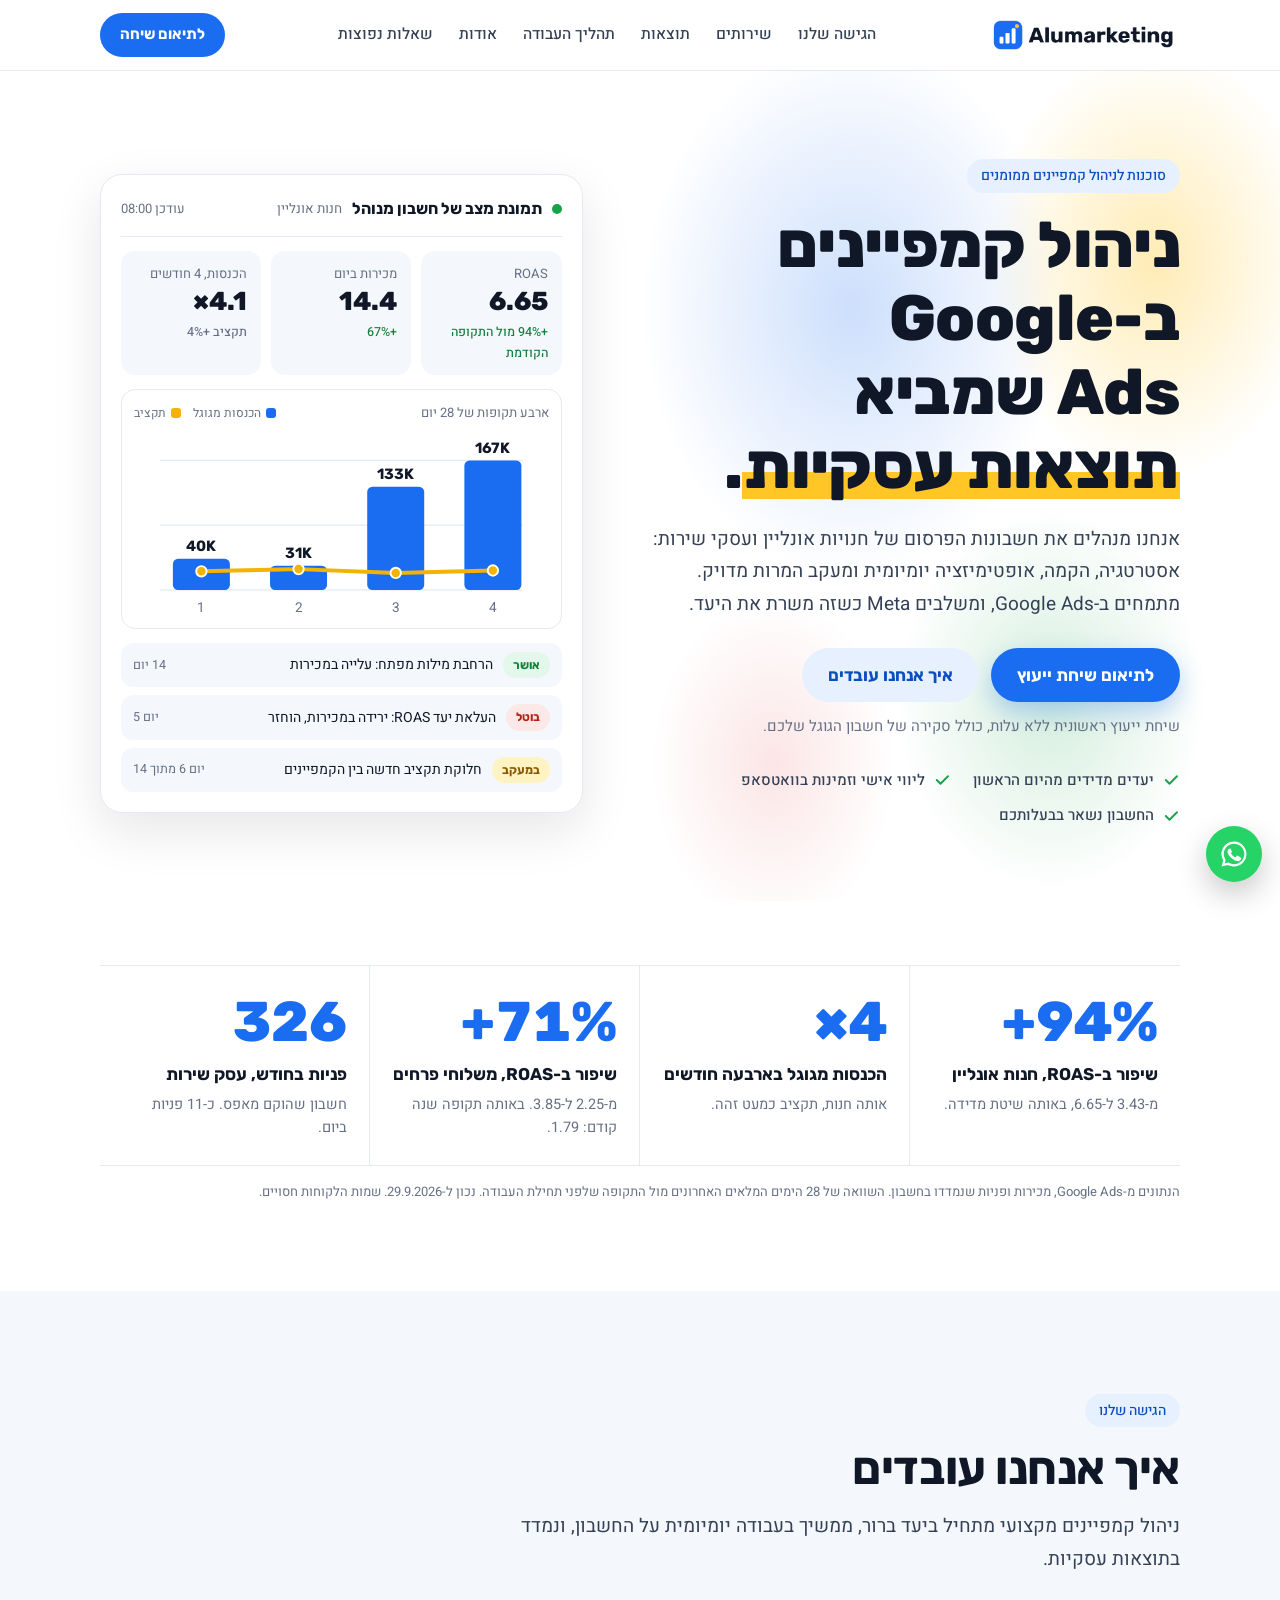
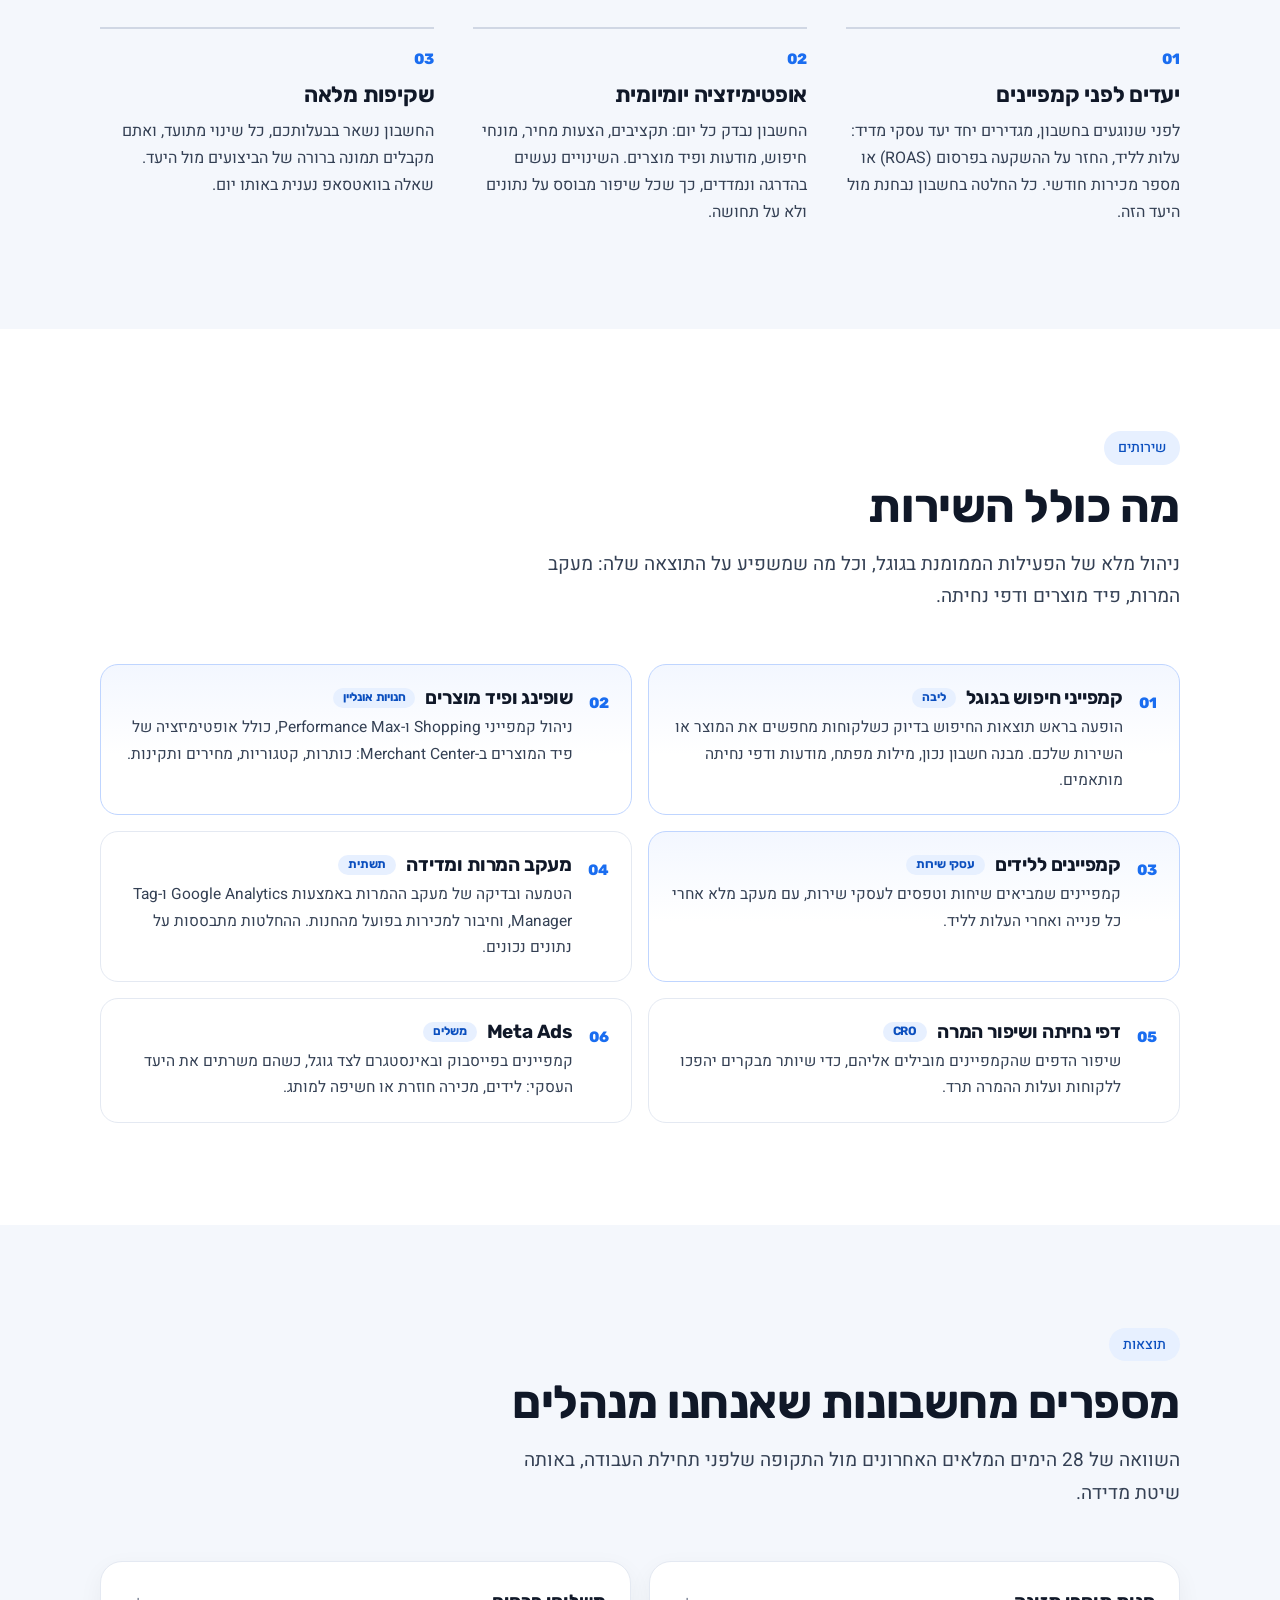
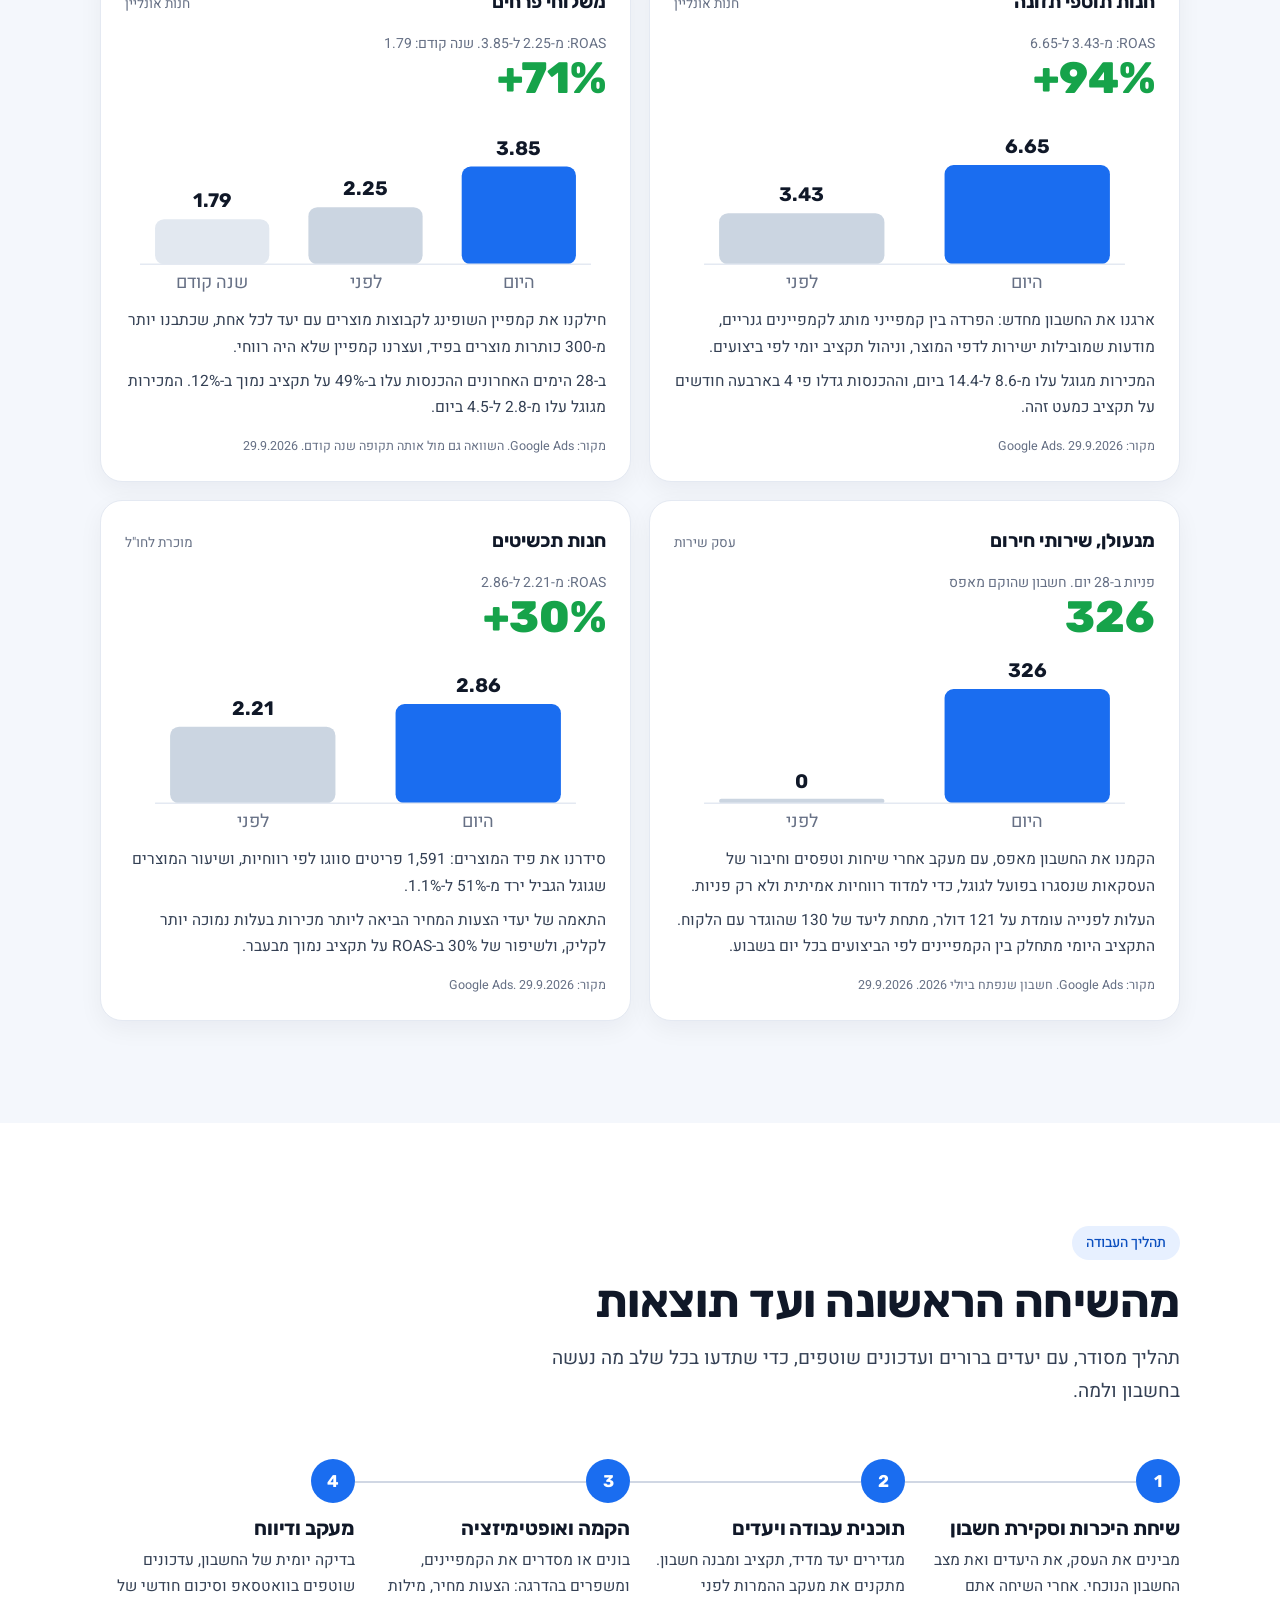
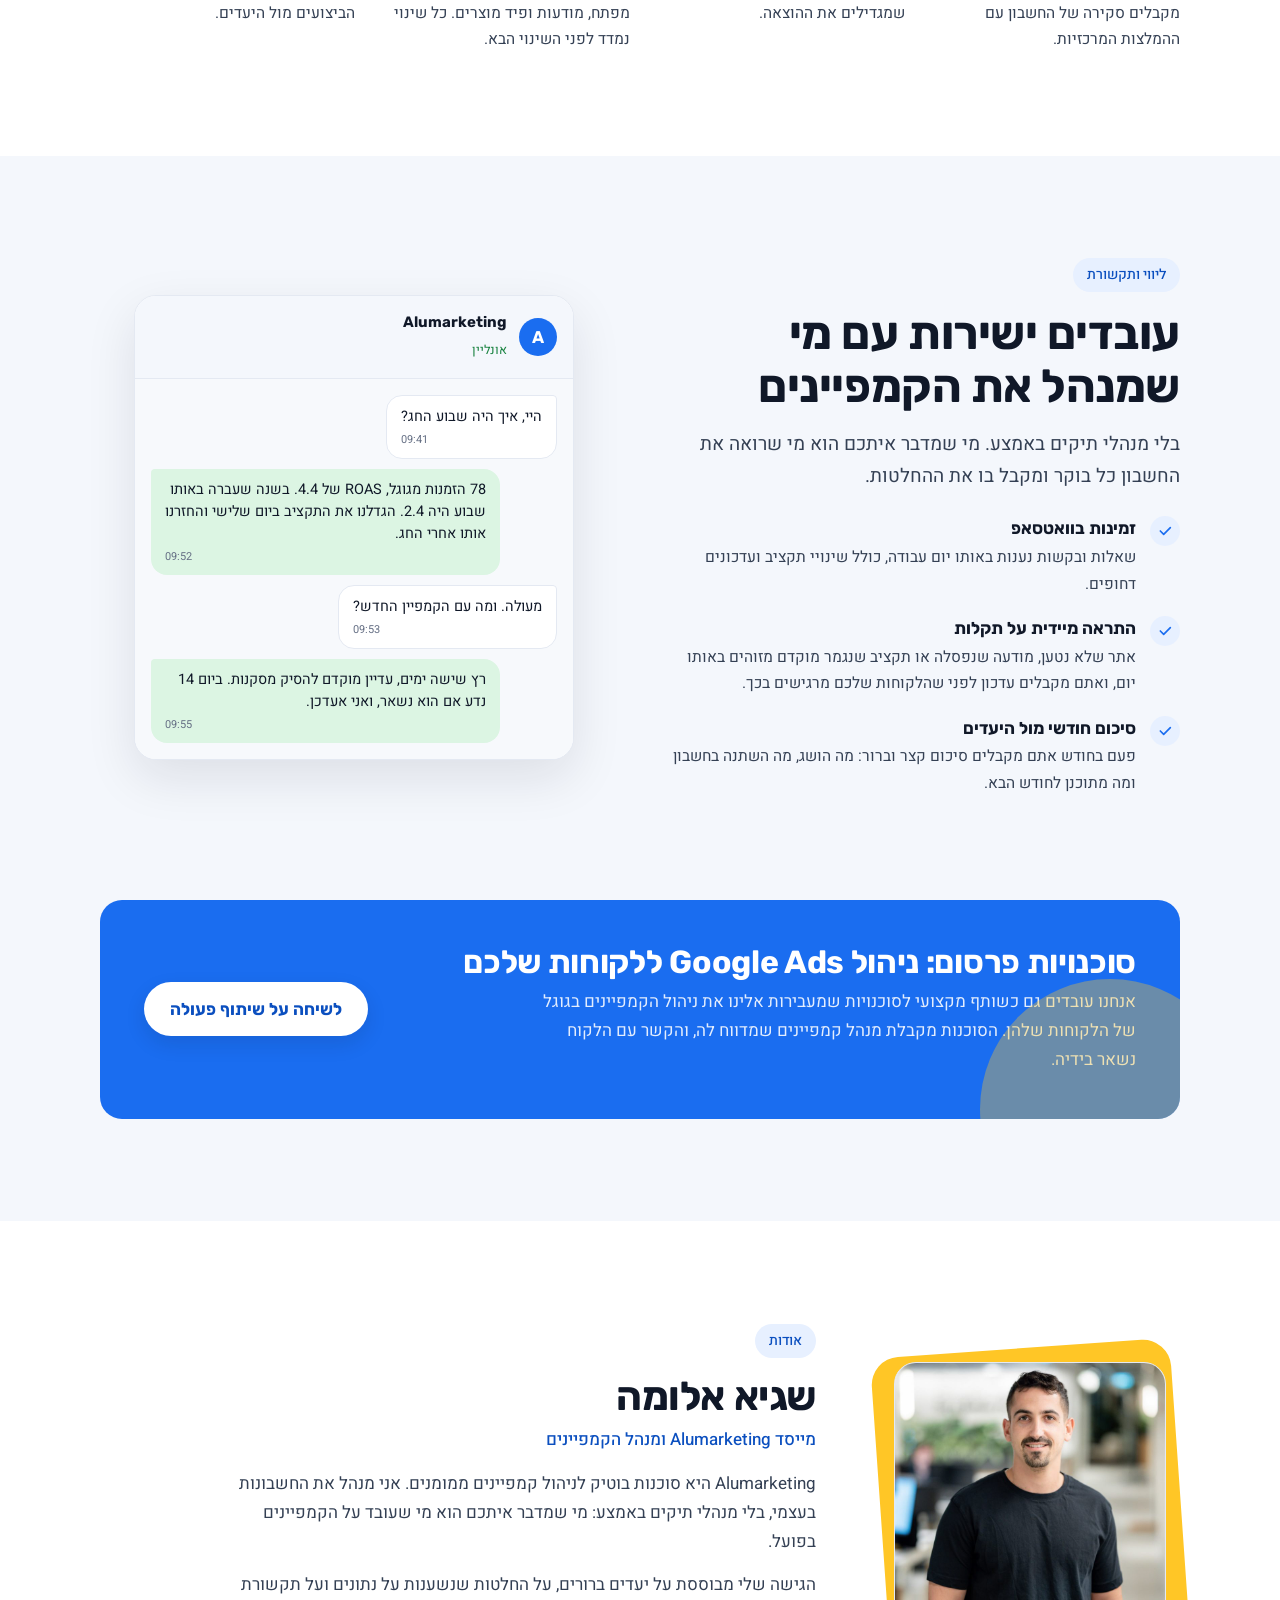
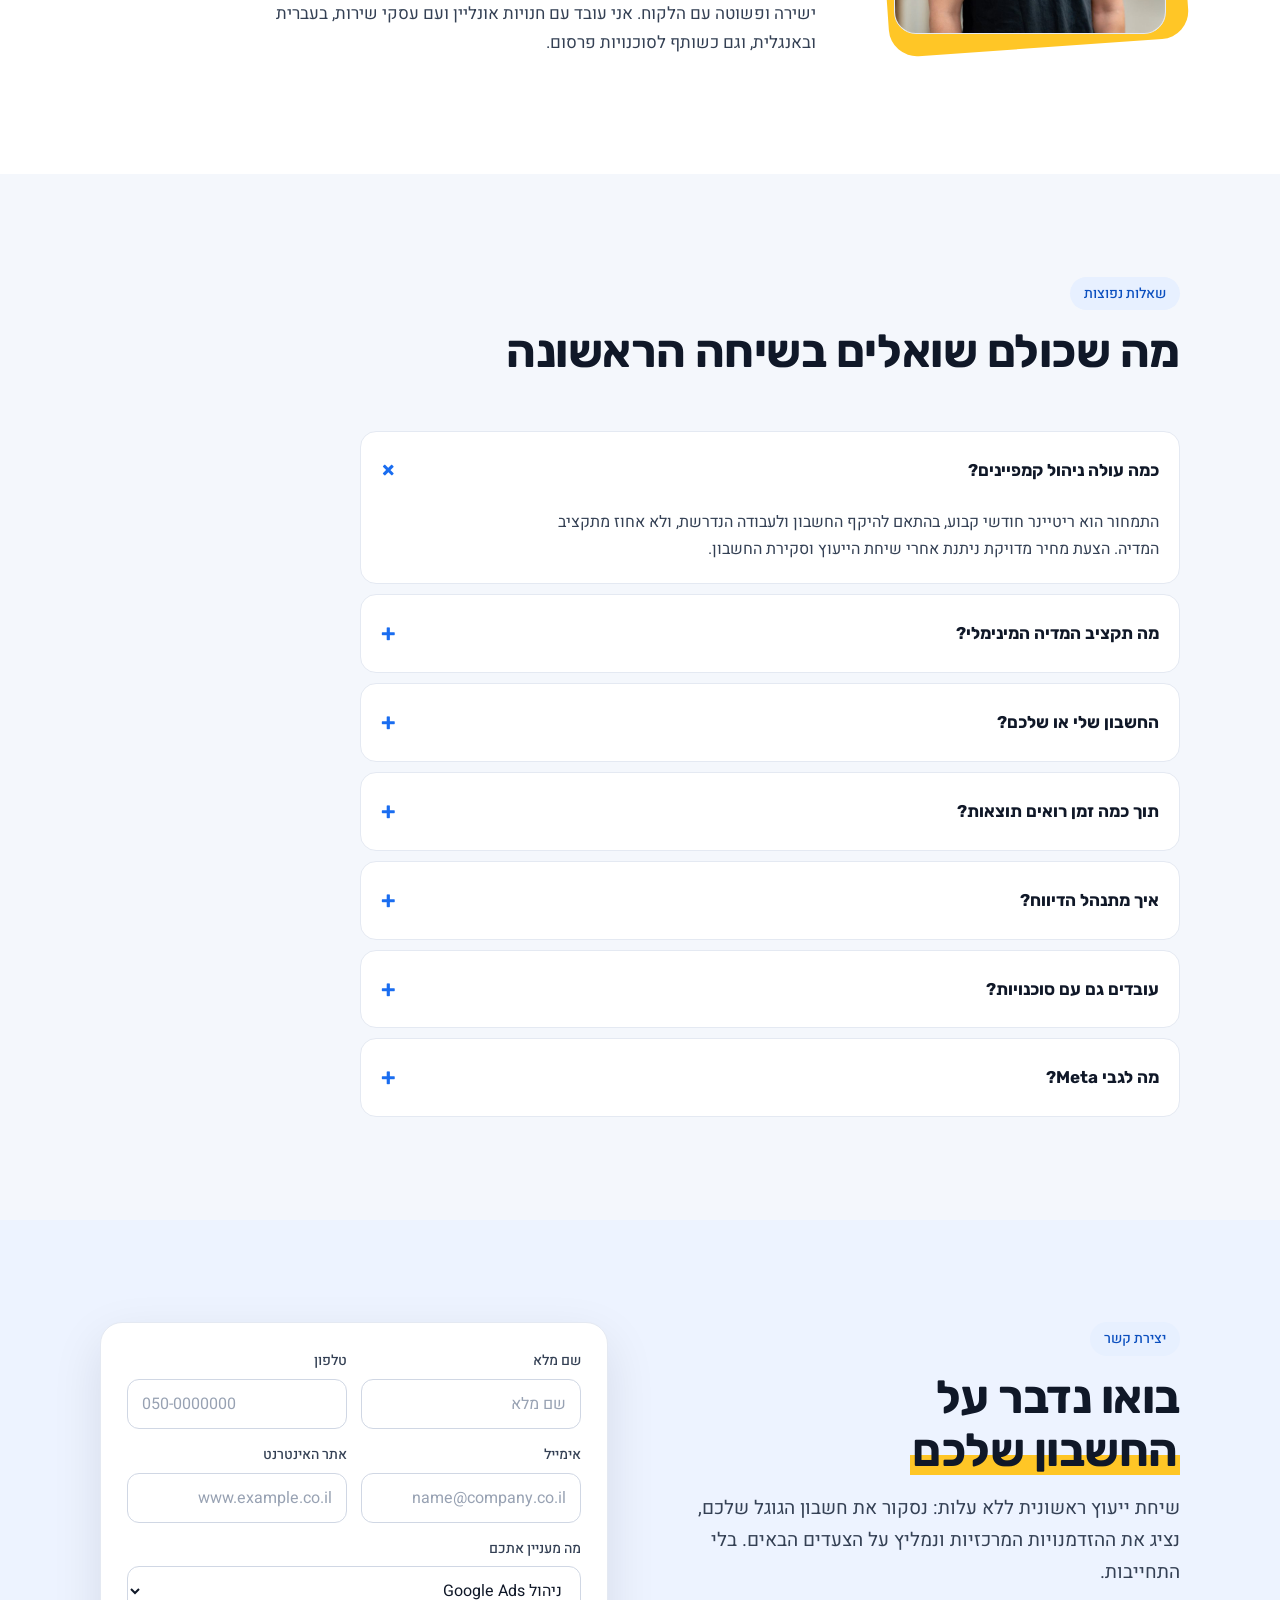
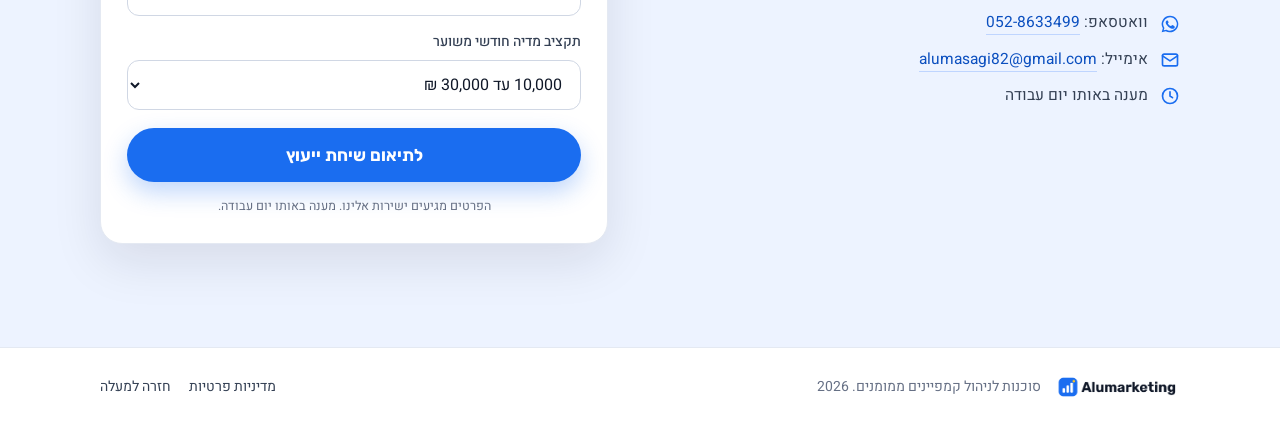
<file: index.html>
<!DOCTYPE html>
<html lang="he" dir="rtl">
<head>
<meta charset="utf-8">
<meta name="viewport" content="width=device-width, initial-scale=1, viewport-fit=cover">
<title>Alumarketing | ניהול קמפיינים ממומנים, מתמחים ב-Google Ads</title>
<meta name="description" content="Alumarketing היא סוכנות בוטיק לניהול קמפיינים ממומנים לחנויות אונליין ולעסקי שירות. אסטרטגיה, הקמה, אופטימיזציה יומיומית ומעקב המרות מדויק, עם התמחות ב-Google Ads. שיחת ייעוץ ראשונית ללא עלות.">
<link rel="canonical" href="https://alumarketing.co.il/">
<meta name="theme-color" content="#1A6DF0">
<meta property="og:type" content="website">
<meta property="og:locale" content="he_IL">
<meta property="og:site_name" content="Alumarketing">
<meta property="og:title" content="Alumarketing | ניהול קמפיינים ממומנים, מתמחים ב-Google Ads">
<meta property="og:description" content="סוכנות בוטיק לניהול קמפיינים ממומנים לחנויות אונליין ולעסקי שירות. יעדים מדידים, אופטימיזציה יומיומית וליווי אישי. שיחת ייעוץ ראשונית ללא עלות.">
<meta property="og:url" content="https://alumarketing.co.il/">
<meta property="og:image" content="https://alumarketing.co.il/logo/og-image.png">
<meta property="og:image:type" content="image/png">
<meta property="og:image:width" content="1200">
<meta property="og:image:height" content="630">
<meta property="og:image:alt" content="Alumarketing">
<meta name="twitter:card" content="summary_large_image">
<link rel="apple-touch-icon" href="/logo/alumarketing-profile-1024.png">
<link rel="icon" href="data:image/svg+xml,%3Csvg xmlns='http://www.w3.org/2000/svg' viewBox='0 0 64 64'%3E%3Crect width='64' height='64' rx='16' fill='%231A6DF0'/%3E%3Crect x='13' y='36' width='9' height='15' rx='2.5' fill='white'/%3E%3Crect x='26.5' y='27' width='9' height='24' rx='2.5' fill='white'/%3E%3Crect x='40' y='17' width='9' height='34' rx='2.5' fill='white'/%3E%3Ccircle cx='52' cy='12' r='4.5' fill='%23FFC626'/%3E%3C/svg%3E">
<link rel="preload" href="/fonts/rubik-hebrew.woff2" as="font" type="font/woff2" crossorigin>
<link rel="preload" href="/fonts/rubik-latin.woff2" as="font" type="font/woff2" crossorigin>
<link rel="preload" href="/fonts/heebo-hebrew.woff2" as="font" type="font/woff2" crossorigin>
<script>
  // Google Tag Manager, loaded on the first interaction or 3 seconds after the page has loaded,
  // so the tags never compete with the first paint. Every tag lives in the container: GA4 today,
  // Google Ads and Meta when needed. The page pushes generate_lead, whatsapp_click and email_click.
  window.GTM_ID = "GTM-KNNFZGHV";
  window.dataLayer = window.dataLayer || [];
  (function (w, d, i) {
    if (!i) return;
    var done = false;
    function load() {
      if (done) return; done = true;
      w.dataLayer.push({ "gtm.start": new Date().getTime(), event: "gtm.js" });
      var j = d.createElement("script"); j.async = true; j.src = "https://www.googletagmanager.com/gtm.js?id=" + i;
      d.head.appendChild(j);
    }
    ["pointerdown", "touchstart", "keydown", "scroll", "mousemove"].forEach(function (e) { w.addEventListener(e, load, { passive: true, once: true }); });
    w.addEventListener("load", function () { setTimeout(load, 3000); });
  })(window, document, window.GTM_ID);
</script>
<script type="application/ld+json">
{
  "@context": "https://schema.org",
  "@type": "ProfessionalService",
  "name": "Alumarketing",
  "url": "https://alumarketing.co.il/",
  "description": "סוכנות בוטיק לניהול קמפיינים ממומנים לחנויות אונליין ולעסקי שירות, עם התמחות ב-Google Ads.",
  "email": "alumasagi82@gmail.com",
  "telephone": "+972528633499",
  "founder": {"@type": "Person", "name": "Sagi Aluma"},
  "knowsAbout": ["Google Ads", "Google Shopping", "Performance Max", "Merchant Center", "Conversion tracking", "Meta Ads"],
  "inLanguage": ["he", "en"]
}
</script>
<style>
  /* Fonts are self-hosted (fonts/), one variable file per family and script, Hebrew and Latin subsets. */
  @font-face{font-family:'Rubik';font-style:normal;font-weight:700 800;font-display:swap;src:url(/fonts/rubik-hebrew.woff2) format('woff2');unicode-range:U+0307-0308, U+0590-05FF, U+200C-2010, U+20AA, U+25CC, U+FB1D-FB4F}
  @font-face{font-family:'Rubik';font-style:normal;font-weight:700 800;font-display:swap;src:url(/fonts/rubik-latin.woff2) format('woff2');unicode-range:U+0000-00FF, U+0131, U+0152-0153, U+02BB-02BC, U+02C6, U+02DA, U+02DC, U+0304, U+0308, U+0329, U+2000-206F, U+20AC, U+2122, U+2191, U+2193, U+2212, U+2215, U+FEFF, U+FFFD}
  @font-face{font-family:'Heebo';font-style:normal;font-weight:400 500;font-display:swap;src:url(/fonts/heebo-hebrew.woff2) format('woff2');unicode-range:U+0307-0308, U+0590-05FF, U+200C-2010, U+20AA, U+25CC, U+FB1D-FB4F}
  @font-face{font-family:'Heebo';font-style:normal;font-weight:400 500;font-display:swap;src:url(/fonts/heebo-latin.woff2) format('woff2');unicode-range:U+0000-00FF, U+0131, U+0152-0153, U+02BB-02BC, U+02C6, U+02DA, U+02DC, U+0304, U+0308, U+0329, U+2000-206F, U+20AC, U+2122, U+2191, U+2193, U+2212, U+2215, U+FEFF, U+FFFD}
  /* Layout: light page, 1120px column, alternating white and soft sections.
     Rubik for headings and numbers, Heebo for body. Google-family blue, yellow, green as accents. RTL. */
  :root {
    --bg: #FFFFFF; --bg-soft: #F4F7FC; --bg-tint: #EDF3FF;
    --ink: #101828; --ink-2: #344054; --muted: #667085; --line: #E4E9F2; --line-2: #D0D7E4;
    --blue: #1A6DF0; --blue-deep: #0B4FBF; --blue-soft: #E7F0FF;
    --green: #16A34A; --green-soft: #E3F7EA;
    --yellow: #FFC626; --yellow-soft: #FFF3C4;
    --red: #E5484D; --red-soft: #FDE8E8;
    --font: "Heebo", "Rubik", "Segoe UI", Arial, sans-serif;
    --font-head: "Rubik", "Heebo", "Segoe UI", Arial, sans-serif;
    --radius: 22px;
    --shadow: 0 18px 50px rgba(16, 24, 40, .10);
    color-scheme: light;
  }
  * { box-sizing: border-box; }
  html { scroll-behavior: smooth; }
  body { margin: 0; background: var(--bg); color: var(--ink); font-family: var(--font); font-size: 17px; line-height: 1.7; -webkit-font-smoothing: antialiased; overflow-x: hidden; }
  img, svg { max-width: 100%; }
  a { color: inherit; }
  h1, h2, h3 { margin: 0; line-height: 1.15; text-wrap: balance; font-family: var(--font-head); font-weight: 700; letter-spacing: -.01em; }
  p { margin: 0; }
  .wrap { width: 100%; max-width: 1120px; margin-inline: auto; padding-inline: 20px; }
  .num { direction: ltr; unicode-bidi: isolate; font-variant-numeric: tabular-nums; }
  .mk { background: linear-gradient(transparent 58%, var(--yellow) 58%, var(--yellow) 94%, transparent 94%); padding-inline: 2px; }
  .lead { color: var(--ink-2); font-size: 19px; max-width: 60ch; }
  section { padding-block: clamp(56px, 8vw, 104px); }
  .soft { background: var(--bg-soft); }
  .label { display: inline-block; font-family: var(--font); font-weight: 500; font-size: 14px; color: var(--blue-deep); background: var(--blue-soft); padding: 5px 14px; border-radius: 999px; margin-bottom: 16px; }
  .sec-head { max-width: 760px; margin-bottom: clamp(28px, 5vw, 52px); }
  .sec-head h2 { font-size: clamp(30px, 4.2vw, 46px); margin-bottom: 14px; }
  :focus-visible { outline: 3px solid var(--yellow); outline-offset: 3px; }

  /* Buttons */
  .btn { display: inline-flex; align-items: center; justify-content: center; gap: 10px; min-height: 54px; padding: 12px 26px; border-radius: 999px; font-family: var(--font-head); font-weight: 700; font-size: 17px; text-decoration: none; border: 0; cursor: pointer; transition: transform .15s ease, background .15s ease, box-shadow .15s ease; }
  .btn:hover { transform: translateY(-1px); }
  .btn-primary { background: var(--blue); color: #fff; box-shadow: 0 10px 24px rgba(26,109,240,.28); }
  .btn-primary:hover { background: var(--blue-deep); }
  .btn-soft { background: var(--blue-soft); color: var(--blue-deep); }
  .btn-soft:hover { background: #D9E7FF; }
  .btn-white { background: #fff; color: var(--blue-deep); box-shadow: 0 8px 20px rgba(16,24,40,.12); }

  /* Nav */
  .nav { position: sticky; top: 0; z-index: 50; background: rgba(255,255,255,.86); backdrop-filter: blur(12px); -webkit-backdrop-filter: blur(12px); border-bottom: 1px solid var(--line); }
  .nav .wrap { display: flex; align-items: center; justify-content: space-between; height: 70px; gap: 16px; }
  .brand { display: inline-flex; align-items: center; text-decoration: none; }
  .brand img { height: 40px; width: auto; display: block; }
  .nav-links { display: flex; gap: 26px; }
  .nav-links a { color: var(--ink-2); text-decoration: none; font-size: 15.5px; font-weight: 500; white-space: nowrap; }
  .nav-links a:hover { color: var(--blue); }
  .nav .btn { min-height: 44px; padding: 8px 20px; font-size: 15px; box-shadow: none; white-space: nowrap; }

  /* Hero */
  .hero { position: relative; padding-block: clamp(48px, 7vw, 88px) clamp(40px, 6vw, 72px); overflow: hidden; }
  .hero::before { content: ""; position: absolute; inset: -10% -10% auto auto; width: 62%; height: 110%; background:
      radial-gradient(38% 42% at 30% 35%, rgba(26,109,240,.22), transparent 70%),
      radial-gradient(30% 34% at 68% 30%, rgba(255,198,38,.34), transparent 70%),
      radial-gradient(28% 30% at 55% 78%, rgba(22,163,74,.18), transparent 70%),
      radial-gradient(22% 26% at 20% 85%, rgba(229,72,77,.14), transparent 70%);
    pointer-events: none; }
  .hero .wrap { position: relative; display: grid; grid-template-columns: 1.05fr .95fr; gap: clamp(32px, 5vw, 64px); align-items: center; }
  .hero h1 { font-size: clamp(38px, 5.4vw, 64px); font-weight: 800; margin-bottom: 20px; }
  .hero .lead { margin-bottom: 28px; }
  .cta-row { display: flex; flex-wrap: wrap; gap: 12px; align-items: center; margin-bottom: 12px; }
  .cta-note { color: var(--muted); font-size: 15px; margin-bottom: 28px; }
  .promises { display: flex; flex-wrap: wrap; gap: 10px 22px; color: var(--ink-2); font-size: 15px; font-weight: 500; }
  .promises span { display: inline-flex; align-items: center; gap: 8px; }
  .promises svg { width: 18px; height: 18px; color: var(--green); flex: none; }

  /* Account panel */
  .panel { background: #fff; border: 1px solid var(--line); border-radius: var(--radius); padding: 20px; box-shadow: var(--shadow); animation: rise .7s ease both; }
  @keyframes rise { from { transform: translateY(12px); opacity: .5; } to { transform: none; opacity: 1; } }
  .panel-head { display: flex; align-items: center; justify-content: space-between; gap: 10px; padding-bottom: 14px; border-bottom: 1px solid var(--line); margin-bottom: 14px; }
  .panel-title { display: flex; align-items: center; gap: 10px; font-family: var(--font-head); font-weight: 700; font-size: 16px; }
  .panel-title small { color: var(--muted); font-weight: 400; font-family: var(--font); }
  .dot { width: 10px; height: 10px; border-radius: 50%; background: var(--green); box-shadow: 0 0 0 0 rgba(22,163,74,.5); animation: pulse 2s infinite; }
  @keyframes pulse { 0% { box-shadow: 0 0 0 0 rgba(22,163,74,.45); } 70% { box-shadow: 0 0 0 9px rgba(22,163,74,0); } 100% { box-shadow: 0 0 0 0 rgba(22,163,74,0); } }
  .panel-time { font-size: 13px; color: var(--muted); }
  .kpis { display: grid; grid-template-columns: repeat(3, 1fr); gap: 10px; margin-bottom: 14px; }
  .kpi { background: var(--bg-soft); border-radius: 14px; padding: 12px 14px 10px; min-width: 0; }
  .kpi .k { font-size: 13px; color: var(--muted); margin-bottom: 2px; }
  .kpi .v { font-family: var(--font-head); font-weight: 800; font-size: 26px; line-height: 1.1; direction: ltr; text-align: right; color: var(--ink); }
  .kpi .d { font-size: 12.5px; margin-top: 6px; color: #15803D; font-weight: 500; }
  .kpi .d.n { color: var(--muted); }
  .chart-box { border: 1px solid var(--line); border-radius: 14px; padding: 12px 12px 6px; margin-bottom: 14px; }
  .chart-box .cap { display: flex; justify-content: space-between; align-items: center; gap: 8px; font-size: 13px; color: var(--muted); margin-bottom: 4px; flex-wrap: wrap; }
  .legend { display: flex; gap: 12px; font-size: 12px; }
  .legend i { display: inline-block; width: 10px; height: 10px; border-radius: 3px; margin-inline-end: 5px; vertical-align: -1px; }
  .chart-box svg { width: 100%; height: auto; display: block; direction: ltr; }
  .log { display: grid; gap: 8px; }
  .log-row { display: grid; grid-template-columns: auto 1fr auto; align-items: center; gap: 10px; font-size: 14px; padding: 9px 12px; border-radius: 12px; background: var(--bg-soft); }
  .pill { font-family: var(--font-head); font-size: 12px; padding: 3px 10px; border-radius: 999px; font-weight: 700; white-space: nowrap; }
  .pill.keep { background: var(--green-soft); color: #15803D; }
  .pill.revert { background: var(--red-soft); color: #B42318; }
  .pill.watch { background: var(--yellow-soft); color: #8A5A00; }
  .log-row .m { font-size: 12.5px; color: var(--muted); white-space: nowrap; }

  /* Proof */
  .proof { padding-block: clamp(36px, 5vw, 64px) clamp(48px, 7vw, 88px); }
  .proof-grid { display: grid; grid-template-columns: repeat(4, 1fr); gap: 0; border-block: 1px solid var(--line); }
  .tile { padding: 28px 22px 26px; min-width: 0; border-inline-start: 1px solid var(--line); }
  .tile:first-child { border-inline-start: 0; }
  .tile .big { font-family: var(--font-head); font-weight: 800; font-size: clamp(40px, 4.4vw, 56px); line-height: 1; color: var(--blue); direction: ltr; text-align: right; }
  .tile .lab { font-family: var(--font-head); font-weight: 700; margin-top: 10px; font-size: 17px; }
  .tile .sub { color: var(--muted); font-size: 14.5px; margin-top: 6px; line-height: 1.55; }
  .footnote { color: var(--muted); font-size: 13px; margin-top: 16px; line-height: 1.6; }

  /* Approach: three numbered principles */
  .approach { display: grid; grid-template-columns: repeat(3, 1fr); gap: clamp(20px, 3vw, 40px); }
  .ap { min-width: 0; padding-top: 18px; border-top: 2px solid var(--line-2); }
  .ap .n { font-family: var(--font-head); font-weight: 800; font-size: 15px; color: var(--blue); margin-bottom: 10px; direction: ltr; text-align: right; }
  .ap h3 { font-size: 22px; margin-bottom: 10px; }
  .ap p { color: var(--ink-2); font-size: 16px; }

  /* Services: numbered rows with a tag */
  .svc-grid { display: grid; grid-template-columns: repeat(2, 1fr); gap: 16px; }
  .svc { background: #fff; border: 1px solid var(--line); border-radius: 18px; padding: 22px 22px 20px; display: grid; grid-template-columns: auto 1fr; gap: 16px; align-items: start; min-width: 0; }
  .svc.core { border-color: #BFD5FF; background: linear-gradient(180deg, #F3F7FF, #fff 60%); }
  .svc .n { font-family: var(--font-head); font-weight: 800; font-size: 15px; color: var(--blue); direction: ltr; padding-top: 4px; }
  .svc h3 { font-size: 19px; margin-bottom: 6px; display: flex; align-items: center; gap: 10px; flex-wrap: wrap; }
  .tag { font-family: var(--font-head); font-size: 12px; font-weight: 700; color: var(--blue-deep); background: var(--blue-soft); padding: 3px 10px; border-radius: 999px; }
  .svc p { color: var(--ink-2); font-size: 15.5px; }

  /* Results */
  .case-grid { display: grid; grid-template-columns: repeat(2, 1fr); gap: 18px; }
  .case { background: #fff; border: 1px solid var(--line); border-radius: var(--radius); padding: 24px; display: grid; grid-template-rows: auto auto auto 1fr; gap: 14px; min-width: 0; box-shadow: 0 8px 24px rgba(16,24,40,.05); }
  .case .who { display: flex; justify-content: space-between; align-items: baseline; gap: 10px; }
  .case .who b { font-family: var(--font-head); font-size: 19px; font-weight: 700; }
  .case .who span { font-size: 13.5px; color: var(--muted); }
  .case .head { display: flex; align-items: flex-end; justify-content: space-between; gap: 14px; }
  .case .metric { font-size: 14px; color: var(--muted); }
  .case .delta { font-family: var(--font-head); font-weight: 800; font-size: clamp(34px, 3.5vw, 44px); line-height: 1; color: var(--green); direction: ltr; text-align: right; }
  .case svg { width: 100%; height: auto; display: block; direction: ltr; }
  .case p { color: var(--ink-2); font-size: 15.5px; }
  .case p + p { margin-top: 8px; }
  .case .src { font-size: 12.5px; color: var(--muted); }

  /* Process */
  .steps { display: grid; grid-template-columns: repeat(4, 1fr); gap: 20px; }
  .step { min-width: 0; position: relative; }
  .step .n { width: 44px; height: 44px; border-radius: 50%; background: var(--blue); color: #fff; font-family: var(--font-head); font-weight: 700; display: grid; place-items: center; margin-bottom: 14px; position: relative; z-index: 1; }
  .step::before { content: ""; position: absolute; top: 22px; inset-inline-start: 44px; inset-inline-end: -20px; height: 2px; background: var(--line-2); }
  .step:last-child::before { display: none; }
  .step h3 { font-size: 20px; margin-bottom: 8px; }
  .step p { color: var(--ink-2); font-size: 15.5px; }

  /* Communication */
  .comm .wrap { display: grid; grid-template-columns: 1fr 1fr; gap: clamp(28px, 5vw, 64px); align-items: center; }
  .comm h2 { font-size: clamp(30px, 4.2vw, 46px); margin-bottom: 14px; }
  .points { display: grid; gap: 16px; margin-top: 22px; }
  .point { display: grid; grid-template-columns: auto 1fr; gap: 14px; align-items: start; }
  .point .ck { width: 30px; height: 30px; border-radius: 50%; background: var(--blue-soft); color: var(--blue); display: grid; place-items: center; margin-top: 2px; }
  .point .ck svg { width: 16px; height: 16px; }
  .point b { font-family: var(--font-head); display: block; font-size: 17px; margin-bottom: 2px; }
  .point p { color: var(--ink-2); font-size: 15.5px; }
  .chat { background: #fff; border: 1px solid var(--line); border-radius: var(--radius); box-shadow: var(--shadow); overflow: hidden; max-width: 440px; margin-inline: auto; width: 100%; }
  .chat-head { display: flex; align-items: center; gap: 12px; padding: 14px 16px; border-bottom: 1px solid var(--line); background: var(--bg-soft); }
  .chat-head .av { width: 38px; height: 38px; border-radius: 50%; background: var(--blue); color: #fff; display: grid; place-items: center; font-family: var(--font-head); font-weight: 700; }
  .chat-head b { font-family: var(--font-head); display: block; font-size: 15px; }
  .chat-head small { color: #15803D; font-size: 12.5px; }
  .chat-body { padding: 16px; display: grid; gap: 10px; background: #F7F9FC; }
  .bubble { max-width: 86%; padding: 10px 14px; border-radius: 16px; font-size: 14.5px; line-height: 1.5; position: relative; }
  .bubble time { display: block; font-size: 11px; color: var(--muted); margin-top: 4px; text-align: left; }
  .bubble.in { background: #fff; border: 1px solid var(--line); justify-self: start; border-start-start-radius: 4px; }
  .bubble.out { background: #DCF5E3; justify-self: end; border-start-end-radius: 4px; }

  /* Agencies band */
  .band { background: var(--blue); color: #fff; border-radius: var(--radius); padding: clamp(28px, 4vw, 44px); display: grid; grid-template-columns: 1fr auto; gap: 24px; align-items: center; position: relative; overflow: hidden; }
  .band::after { content: ""; position: absolute; inset-inline-start: -60px; bottom: -120px; width: 260px; height: 260px; border-radius: 50%; background: rgba(255,198,38,.35); pointer-events: none; }
  .band h3 { font-size: clamp(24px, 3vw, 32px); margin-bottom: 8px; position: relative; }
  .band p { font-size: 17px; max-width: 60ch; color: rgba(255,255,255,.88); position: relative; }
  .band .btn { position: relative; }

  /* About */
  .about .wrap { display: grid; grid-template-columns: 300px 1fr; gap: clamp(28px, 5vw, 64px); align-items: center; }
  .portrait-wrap { position: relative; padding: 14px; }
  .portrait-wrap::before { content: ""; position: absolute; inset: 0; background: var(--yellow); border-radius: 28px; transform: rotate(-4deg); }
  .portrait { position: relative; aspect-ratio: 1 / 1; border-radius: 22px; background: linear-gradient(160deg, #EDF3FF, #fff); border: 1px solid var(--line); display: grid; place-items: center; overflow: hidden; }
  .portrait span { font-family: var(--font-head); font-weight: 800; font-size: 96px; color: var(--blue); }
  .portrait img { position: absolute; inset: 0; width: 100%; height: 100%; object-fit: cover; object-position: center top; display: block; }
  .about h2 { font-size: clamp(28px, 3.6vw, 40px); margin-bottom: 6px; }
  .about .role { color: var(--blue-deep); font-family: var(--font); font-weight: 500; margin-bottom: 16px; }
  .about p { color: var(--ink-2); font-size: 17px; margin-bottom: 14px; max-width: 60ch; }

  /* FAQ */
  .faq-list { max-width: 820px; display: grid; gap: 10px; }
  details { background: #fff; border: 1px solid var(--line); border-radius: 16px; padding: 0 20px; }
  summary { cursor: pointer; list-style: none; padding: 18px 0; font-family: var(--font-head); font-weight: 700; font-size: 17px; display: flex; justify-content: space-between; align-items: center; gap: 16px; }
  summary::-webkit-details-marker { display: none; }
  summary::after { content: "+"; font-family: var(--font-head); color: var(--blue); font-size: 24px; flex: none; transition: transform .2s ease; }
  details[open] summary::after { transform: rotate(45deg); }
  details p { color: var(--ink-2); padding-bottom: 20px; font-size: 16px; max-width: 70ch; }

  /* Contact */
  .contact { background: var(--bg-tint); }
  .contact .wrap { display: grid; grid-template-columns: 1fr 1fr; gap: clamp(28px, 5vw, 64px); align-items: start; }
  .contact h2 { font-size: clamp(30px, 4.2vw, 46px); margin-bottom: 14px; }
  .contact .lead { margin-bottom: 22px; }
  .ways { display: grid; gap: 10px; margin-top: 8px; }
  .way { display: flex; align-items: center; gap: 12px; color: var(--ink-2); font-size: 15.5px; }
  .way[hidden] { display: none; }
  .way a { color: var(--blue-deep); text-decoration: none; border-bottom: 1px solid #BFD5FF; }
  .way svg { width: 20px; height: 20px; color: var(--blue); flex: none; }
  form { background: #fff; border: 1px solid var(--line); border-radius: var(--radius); padding: 26px; display: grid; gap: 14px; box-shadow: var(--shadow); }
  form[hidden] { display: none; }
  .row2 { display: grid; grid-template-columns: 1fr 1fr; gap: 14px; }
  label { display: grid; gap: 6px; font-size: 14px; color: var(--ink-2); font-weight: 500; }
  input, select { width: 100%; min-height: 50px; padding: 10px 14px; background: #fff; border: 1px solid var(--line-2); border-radius: 12px; color: var(--ink); font-family: var(--font); font-size: 16px; }
  input:focus, select:focus { outline: none; border-color: var(--blue); box-shadow: 0 0 0 4px rgba(26,109,240,.15); }
  input::placeholder { color: #98A2B3; }
  form .btn { width: 100%; margin-top: 4px; }
  form .btn[disabled] { opacity: .7; cursor: wait; transform: none; }
  form small { color: var(--muted); font-size: 12.5px; text-align: center; }
  form small.err { color: #B42318; }
  .honey { position: absolute; width: 1px; height: 1px; overflow: hidden; clip: rect(0 0 0 0); clip-path: inset(50%); opacity: 0; white-space: nowrap; }
  .sent { background: #fff; border: 1px solid var(--line); border-radius: var(--radius); padding: 36px 26px; text-align: center; box-shadow: var(--shadow); }
  .sent[hidden] { display: none; }
  .sent .ck { width: 58px; height: 58px; border-radius: 50%; background: var(--green-soft); color: var(--green); display: grid; place-items: center; margin: 0 auto 14px; }
  .sent .ck svg { width: 28px; height: 28px; }
  .sent h3 { font-size: 24px; margin-bottom: 8px; }
  .sent p { color: var(--ink-2); }
  .sent a { color: var(--blue-deep); }

  /* Footer */
  footer { border-top: 1px solid var(--line); padding-block: 26px 40px; color: var(--muted); font-size: 14px; }
  footer .wrap { display: flex; flex-wrap: wrap; justify-content: space-between; gap: 12px 24px; align-items: center; }
  footer nav { display: flex; gap: 18px; flex-wrap: wrap; }
  footer a { color: var(--ink-2); text-decoration: none; }
  footer a:hover { color: var(--blue); }
  .foot-brand { display: flex; align-items: center; gap: 14px; flex-wrap: wrap; }
  .foot-brand img { height: 26px; width: auto; display: block; }

  /* Floating WhatsApp */
  .fab { position: fixed; bottom: calc(18px + env(safe-area-inset-bottom, 0px)); inset-inline-start: 18px; z-index: 60; width: 56px; height: 56px; border-radius: 50%; background: #25D366; color: #fff; display: grid; place-items: center; box-shadow: 0 12px 30px rgba(0,0,0,.22); }
  .fab svg { width: 30px; height: 30px; }
  .fab[hidden] { display: none; }

  /* Responsive */
  @media (max-width: 980px) {
    .nav-links { display: none; }
    .hero .wrap { grid-template-columns: 1fr; }
    .hero::before { width: 100%; height: 60%; inset: auto -10% -10% auto; }
    .proof-grid { grid-template-columns: repeat(2, 1fr); }
    .tile:nth-child(3) { border-inline-start: 0; }
    .tile:nth-child(n+3) { border-top: 1px solid var(--line); }
    .approach { grid-template-columns: 1fr; }
    .steps { grid-template-columns: repeat(2, 1fr); }
    .step:nth-child(2)::before { display: none; }
    .svc-grid { grid-template-columns: 1fr; }
    .comm .wrap, .about .wrap, .contact .wrap { grid-template-columns: 1fr; }
    .portrait-wrap { max-width: 280px; }
    .band { grid-template-columns: 1fr; }
  }
  @media (max-width: 640px) {
    body { font-size: 16px; }
    .nav .wrap { height: 62px; }
    .brand img { height: 32px; }
    .proof-grid, .case-grid, .steps, .row2 { grid-template-columns: 1fr; }
    .tile { border-inline-start: 0; border-top: 1px solid var(--line); padding: 22px 4px; }
    .tile:first-child { border-top: 0; }
    .step::before { display: none; }
    .kpis { gap: 8px; }
    .kpi { padding: 10px 10px 8px; }
    .kpi .v { font-size: 20px; }
    .kpi .k { font-size: 12px; }
    .panel { padding: 14px; }
    .panel-head { align-items: flex-start; }
    .panel-title { flex-wrap: wrap; row-gap: 2px; }
    .panel-title small { flex-basis: 100%; font-size: 13px; }
    .lead { font-size: 17px; }
    .btn { width: 100%; }
    .nav .btn { width: auto; }
    .log-row { grid-template-columns: auto 1fr; }
    .log-row .m { grid-column: 2; }
  }
  @media (prefers-reduced-motion: reduce) {
    *, *::before, *::after { animation: none !important; transition: none !important; }
    html { scroll-behavior: auto; }
  }
</style>
</head>
<body>
<noscript><iframe src="https://www.googletagmanager.com/ns.html?id=GTM-KNNFZGHV" height="0" width="0" style="display:none;visibility:hidden"></iframe></noscript>

<header class="nav">
  <div class="wrap">
    <a class="brand" href="#top" aria-label="Alumarketing, לתחילת הדף">
      <img src="/logo/alumarketing-logo-nav.png" alt="Alumarketing" width="600" height="125">
    </a>
    <nav class="nav-links" aria-label="ניווט">
      <a href="#approach">הגישה שלנו</a>
      <a href="#services">שירותים</a>
      <a href="#results">תוצאות</a>
      <a href="#process">תהליך העבודה</a>
      <a href="#about">אודות</a>
      <a href="#faq">שאלות נפוצות</a>
    </nav>
    <a class="btn btn-primary" href="#contact">לתיאום שיחה</a>
  </div>
</header>

<main id="top">

<!-- Hero -->
<section class="hero">
  <div class="wrap">
    <div>
      <span class="label">סוכנות לניהול קמפיינים ממומנים</span>
      <h1>ניהול קמפיינים ב-Google Ads שמביא <span class="mk">תוצאות עסקיות</span>.</h1>
      <p class="lead">אנחנו מנהלים את חשבונות הפרסום של חנויות אונליין ועסקי שירות: אסטרטגיה, הקמה, אופטימיזציה יומיומית ומעקב המרות מדויק. מתמחים ב-Google Ads, ומשלבים Meta כשזה משרת את היעד.</p>
      <div class="cta-row">
        <a class="btn btn-primary" href="#contact">לתיאום שיחת ייעוץ</a>
        <a class="btn btn-soft" href="#approach">איך אנחנו עובדים</a>
      </div>
      <p class="cta-note">שיחת ייעוץ ראשונית ללא עלות, כולל סקירה של חשבון הגוגל שלכם.</p>
      <div class="promises">
        <span><svg viewBox="0 0 24 24" fill="none" stroke="currentColor" stroke-width="2.5" stroke-linecap="round" stroke-linejoin="round" aria-hidden="true"><path d="m5 12 5 5L20 7"/></svg>יעדים מדידים מהיום הראשון</span>
        <span><svg viewBox="0 0 24 24" fill="none" stroke="currentColor" stroke-width="2.5" stroke-linecap="round" stroke-linejoin="round" aria-hidden="true"><path d="m5 12 5 5L20 7"/></svg>ליווי אישי וזמינות בוואטסאפ</span>
        <span><svg viewBox="0 0 24 24" fill="none" stroke="currentColor" stroke-width="2.5" stroke-linecap="round" stroke-linejoin="round" aria-hidden="true"><path d="m5 12 5 5L20 7"/></svg>החשבון נשאר בבעלותכם</span>
      </div>
    </div>

    <div class="panel" role="img" aria-label="תמונת מצב של חשבון מנוהל: ROAS 6.65, 14.4 מכירות ביום, הכנסות פי 4 בארבע תקופות של 28 יום על תקציב כמעט זהה, ורשימת שינויים אחרונים בחשבון">
      <div class="panel-head">
        <div class="panel-title"><span class="dot" aria-hidden="true"></span>תמונת מצב של חשבון מנוהל <small>חנות אונליין</small></div>
        <div class="panel-time">עודכן 08:00</div>
      </div>
      <div class="kpis">
        <div class="kpi"><div class="k">ROAS</div><div class="v">6.65</div><div class="d">+94% מול התקופה הקודמת</div></div>
        <div class="kpi"><div class="k">מכירות ביום</div><div class="v">14.4</div><div class="d">+67%</div></div>
        <div class="kpi"><div class="k">הכנסות, 4 חודשים</div><div class="v">×4.1</div><div class="d n">תקציב +4%</div></div>
      </div>
      <div class="chart-box">
        <div class="cap"><span>ארבע תקופות של 28 יום</span>
          <span class="legend"><span><i style="background:#1A6DF0"></i>הכנסות מגוגל</span><span><i style="background:#F5B301"></i>תקציב</span></span></div>
        <svg viewBox="0 0 320 150" aria-hidden="true">
          <g stroke="#E4E9F2" stroke-width="1"><line x1="20" y1="125" x2="300" y2="125"/><line x1="20" y1="75" x2="300" y2="75"/><line x1="20" y1="25" x2="300" y2="25"/></g>
          <g fill="#1A6DF0">
            <rect x="30" y="100.9" width="44" height="24.1" rx="4"/>
            <rect x="105" y="106.4" width="44" height="18.6" rx="4"/>
            <rect x="180" y="45.3" width="44" height="79.7" rx="4"/>
            <rect x="255" y="25" width="44" height="100" rx="4"/>
          </g>
          <g font-family="Rubik, Heebo, sans-serif" font-size="11.5" font-weight="700" fill="#101828" text-anchor="middle">
            <text x="52" y="95">40K</text><text x="127" y="100">31K</text><text x="202" y="39">133K</text><text x="277" y="19">167K</text>
          </g>
          <polyline points="52,110.6 127,108.9 202,111.9 277,110" fill="none" stroke="#F5B301" stroke-width="3" stroke-linejoin="round"/>
          <g fill="#F5B301" stroke="#fff" stroke-width="1.5"><circle cx="52" cy="110.6" r="4"/><circle cx="127" cy="108.9" r="4"/><circle cx="202" cy="111.9" r="4"/><circle cx="277" cy="110" r="4"/></g>
          <g font-family="Heebo, sans-serif" font-size="10.5" fill="#667085" text-anchor="middle">
            <text x="52" y="142">1</text><text x="127" y="142">2</text><text x="202" y="142">3</text><text x="277" y="142">4</text>
          </g>
        </svg>
      </div>
      <div class="log">
        <div class="log-row"><span class="pill keep">אושר</span><span>הרחבת מילות מפתח: עלייה במכירות</span><span class="m">14 יום</span></div>
        <div class="log-row"><span class="pill revert">בוטל</span><span>העלאת יעד ROAS: ירידה במכירות, הוחזר</span><span class="m">יום 5</span></div>
        <div class="log-row"><span class="pill watch">במעקב</span><span>חלוקת תקציב חדשה בין הקמפיינים</span><span class="m">יום 6 מתוך 14</span></div>
      </div>
    </div>
  </div>
</section>

<!-- Proof -->
<section class="proof" id="numbers" aria-label="תוצאות במספרים">
  <div class="wrap">
    <div class="proof-grid">
      <div class="tile">
        <div class="big"><span class="num" data-count="94" data-prefix="+" data-suffix="%">+94%</span></div>
        <div class="lab">שיפור ב-ROAS, חנות אונליין</div>
        <div class="sub">מ-3.43 ל-6.65, באותה שיטת מדידה.</div>
      </div>
      <div class="tile">
        <div class="big"><span class="num" data-count="4" data-prefix="×" data-suffix="">×4</span></div>
        <div class="lab">הכנסות מגוגל בארבעה חודשים</div>
        <div class="sub">אותה חנות, תקציב כמעט זהה.</div>
      </div>
      <div class="tile">
        <div class="big"><span class="num" data-count="71" data-prefix="+" data-suffix="%">+71%</span></div>
        <div class="lab">שיפור ב-ROAS, משלוחי פרחים</div>
        <div class="sub">מ-2.25 ל-3.85. באותה תקופה שנה קודם: 1.79.</div>
      </div>
      <div class="tile">
        <div class="big"><span class="num" data-count="326" data-prefix="" data-suffix="">326</span></div>
        <div class="lab">פניות בחודש, עסק שירות</div>
        <div class="sub">חשבון שהוקם מאפס. כ-11 פניות ביום.</div>
      </div>
    </div>
    <p class="footnote">הנתונים מ-Google Ads, מכירות ופניות שנמדדו בחשבון. השוואה של 28 הימים המלאים האחרונים מול התקופה שלפני תחילת העבודה. נכון ל-29.9.2026. שמות הלקוחות חסויים.</p>
  </div>
</section>

<!-- Approach -->
<section class="soft" id="approach">
  <div class="wrap">
    <div class="sec-head">
      <span class="label">הגישה שלנו</span>
      <h2>איך אנחנו עובדים</h2>
      <p class="lead">ניהול קמפיינים מקצועי מתחיל ביעד ברור, ממשיך בעבודה יומיומית על החשבון, ונמדד בתוצאות עסקיות.</p>
    </div>
    <div class="approach">
      <div class="ap">
        <div class="n">01</div>
        <h3>יעדים לפני קמפיינים</h3>
        <p>לפני שנוגעים בחשבון, מגדירים יחד יעד עסקי מדיד: עלות לליד, החזר על ההשקעה בפרסום (ROAS) או מספר מכירות חודשי. כל החלטה בחשבון נבחנת מול היעד הזה.</p>
      </div>
      <div class="ap">
        <div class="n">02</div>
        <h3>אופטימיזציה יומיומית</h3>
        <p>החשבון נבדק כל יום: תקציבים, הצעות מחיר, מונחי חיפוש, מודעות ופיד מוצרים. השינויים נעשים בהדרגה ונמדדים, כך שכל שיפור מבוסס על נתונים ולא על תחושה.</p>
      </div>
      <div class="ap">
        <div class="n">03</div>
        <h3>שקיפות מלאה</h3>
        <p>החשבון נשאר בבעלותכם, כל שינוי מתועד, ואתם מקבלים תמונה ברורה של הביצועים מול היעד. שאלה בוואטסאפ נענית באותו יום.</p>
      </div>
    </div>
  </div>
</section>

<!-- Services -->
<section id="services">
  <div class="wrap">
    <div class="sec-head">
      <span class="label">שירותים</span>
      <h2>מה כולל השירות</h2>
      <p class="lead">ניהול מלא של הפעילות הממומנת בגוגל, וכל מה שמשפיע על התוצאה שלה: מעקב המרות, פיד מוצרים ודפי נחיתה.</p>
    </div>
    <div class="svc-grid">
      <div class="svc core">
        <div class="n">01</div>
        <div><h3>קמפייני חיפוש בגוגל <span class="tag">ליבה</span></h3>
        <p>הופעה בראש תוצאות החיפוש בדיוק כשלקוחות מחפשים את המוצר או השירות שלכם. מבנה חשבון נכון, מילות מפתח, מודעות ודפי נחיתה מותאמים.</p></div>
      </div>
      <div class="svc core">
        <div class="n">02</div>
        <div><h3>שופינג ופיד מוצרים <span class="tag">חנויות אונליין</span></h3>
        <p>ניהול קמפייני Shopping ו-Performance Max, כולל אופטימיזציה של פיד המוצרים ב-Merchant Center: כותרות, קטגוריות, מחירים ותקינות.</p></div>
      </div>
      <div class="svc core">
        <div class="n">03</div>
        <div><h3>קמפיינים ללידים <span class="tag">עסקי שירות</span></h3>
        <p>קמפיינים שמביאים שיחות וטפסים לעסקי שירות, עם מעקב מלא אחרי כל פנייה ואחרי העלות לליד.</p></div>
      </div>
      <div class="svc">
        <div class="n">04</div>
        <div><h3>מעקב המרות ומדידה <span class="tag">תשתית</span></h3>
        <p>הטמעה ובדיקה של מעקב ההמרות באמצעות Google Analytics ו-Tag Manager, וחיבור למכירות בפועל מהחנות. ההחלטות מתבססות על נתונים נכונים.</p></div>
      </div>
      <div class="svc">
        <div class="n">05</div>
        <div><h3>דפי נחיתה ושיפור המרה <span class="tag">CRO</span></h3>
        <p>שיפור הדפים שהקמפיינים מובילים אליהם, כדי שיותר מבקרים יהפכו ללקוחות ועלות ההמרה תרד.</p></div>
      </div>
      <div class="svc">
        <div class="n">06</div>
        <div><h3>Meta Ads <span class="tag">משלים</span></h3>
        <p>קמפיינים בפייסבוק ובאינסטגרם לצד גוגל, כשהם משרתים את היעד העסקי: לידים, מכירה חוזרת או חשיפה למותג.</p></div>
      </div>
    </div>
  </div>
</section>

<!-- Results -->
<section class="soft" id="results">
  <div class="wrap">
    <div class="sec-head">
      <span class="label">תוצאות</span>
      <h2>מספרים מחשבונות שאנחנו מנהלים</h2>
      <p class="lead">השוואה של 28 הימים המלאים האחרונים מול התקופה שלפני תחילת העבודה, באותה שיטת מדידה.</p>
    </div>
    <div class="case-grid">

      <article class="case">
        <div class="who"><b>חנות תוספי תזונה</b><span>חנות אונליין</span></div>
        <div class="head"><div><div class="metric">ROAS: מ-3.43 ל-6.65</div><div class="delta">+94%</div></div></div>
        <svg viewBox="0 0 320 120" role="img" aria-label="ROAS לפני 3.43 והיום 6.65">
          <g fill="#CBD5E1"><rect x="30" y="66" width="110" height="34" rx="6"/></g>
          <g fill="#1A6DF0"><rect x="180" y="34" width="110" height="66" rx="6"/></g>
          <line x1="20" y1="100" x2="300" y2="100" stroke="#E4E9F2"/>
          <g font-family="Rubik, Heebo, sans-serif" font-size="13" fill="#101828" text-anchor="middle" font-weight="700"><text x="85" y="58">3.43</text><text x="235" y="26">6.65</text></g>
          <g font-family="Heebo, sans-serif" font-size="12" fill="#667085" text-anchor="middle"><text x="85" y="116">לפני</text><text x="235" y="116">היום</text></g>
        </svg>
        <div>
          <p>ארגנו את החשבון מחדש: הפרדה בין קמפייני מותג לקמפיינים גנריים, מודעות שמובילות ישירות לדפי המוצר, וניהול תקציב יומי לפי ביצועים.</p>
          <p>המכירות מגוגל עלו מ-8.6 ל-14.4 ביום, וההכנסות גדלו פי 4 בארבעה חודשים על תקציב כמעט זהה.</p>
        </div>
        <div class="src">מקור: Google Ads. 29.9.2026</div>
      </article>

      <article class="case">
        <div class="who"><b>משלוחי פרחים</b><span>חנות אונליין</span></div>
        <div class="head"><div><div class="metric">ROAS: מ-2.25 ל-3.85. שנה קודם: 1.79</div><div class="delta">+71%</div></div></div>
        <svg viewBox="0 0 320 120" role="img" aria-label="ROAS שנה קודם 1.79, לפני 2.25, היום 3.85">
          <g fill="#E2E8F0"><rect x="20" y="70" width="76" height="30" rx="6"/></g>
          <g fill="#CBD5E1"><rect x="122" y="62" width="76" height="38" rx="6"/></g>
          <g fill="#1A6DF0"><rect x="224" y="35" width="76" height="65" rx="6"/></g>
          <line x1="10" y1="100" x2="310" y2="100" stroke="#E4E9F2"/>
          <g font-family="Rubik, Heebo, sans-serif" font-size="13" fill="#101828" text-anchor="middle" font-weight="700"><text x="58" y="62">1.79</text><text x="160" y="54">2.25</text><text x="262" y="27">3.85</text></g>
          <g font-family="Heebo, sans-serif" font-size="12" fill="#667085" text-anchor="middle"><text x="58" y="116">שנה קודם</text><text x="160" y="116">לפני</text><text x="262" y="116">היום</text></g>
        </svg>
        <div>
          <p>חילקנו את קמפיין השופינג לקבוצות מוצרים עם יעד לכל אחת, שכתבנו יותר מ-300 כותרות מוצרים בפיד, ועצרנו קמפיין שלא היה רווחי.</p>
          <p>ב-28 הימים האחרונים ההכנסות עלו ב-49% על תקציב נמוך ב-12%. המכירות מגוגל עלו מ-2.8 ל-4.5 ביום.</p>
        </div>
        <div class="src">מקור: Google Ads. השוואה גם מול אותה תקופה שנה קודם. 29.9.2026</div>
      </article>

      <article class="case">
        <div class="who"><b>מנעולן, שירותי חירום</b><span>עסק שירות</span></div>
        <div class="head"><div><div class="metric">פניות ב-28 יום. חשבון שהוקם מאפס</div><div class="delta">326</div></div></div>
        <svg viewBox="0 0 320 120" role="img" aria-label="פניות ב-28 יום: 0 לפני, 326 היום">
          <g fill="#CBD5E1"><rect x="30" y="97" width="110" height="3" rx="1.5"/></g>
          <g fill="#1A6DF0"><rect x="180" y="24" width="110" height="76" rx="6"/></g>
          <line x1="20" y1="100" x2="300" y2="100" stroke="#E4E9F2"/>
          <g font-family="Rubik, Heebo, sans-serif" font-size="13" fill="#101828" text-anchor="middle" font-weight="700"><text x="85" y="90">0</text><text x="235" y="16">326</text></g>
          <g font-family="Heebo, sans-serif" font-size="12" fill="#667085" text-anchor="middle"><text x="85" y="116">לפני</text><text x="235" y="116">היום</text></g>
        </svg>
        <div>
          <p>הקמנו את החשבון מאפס, עם מעקב אחרי שיחות וטפסים וחיבור של העסקאות שנסגרו בפועל לגוגל, כדי למדוד רווחיות אמיתית ולא רק פניות.</p>
          <p>העלות לפנייה עומדת על 121 דולר, מתחת ליעד של 130 שהוגדר עם הלקוח. התקציב היומי מתחלק בין הקמפיינים לפי הביצועים בכל יום בשבוע.</p>
        </div>
        <div class="src">מקור: Google Ads. חשבון שנפתח ביולי 2026. 29.9.2026</div>
      </article>

      <article class="case">
        <div class="who"><b>חנות תכשיטים</b><span>מוכרת לחו"ל</span></div>
        <div class="head"><div><div class="metric">ROAS: מ-2.21 ל-2.86</div><div class="delta">+30%</div></div></div>
        <svg viewBox="0 0 320 120" role="img" aria-label="ROAS לפני 2.21 והיום 2.86">
          <g fill="#CBD5E1"><rect x="30" y="49" width="110" height="51" rx="6"/></g>
          <g fill="#1A6DF0"><rect x="180" y="34" width="110" height="66" rx="6"/></g>
          <line x1="20" y1="100" x2="300" y2="100" stroke="#E4E9F2"/>
          <g font-family="Rubik, Heebo, sans-serif" font-size="13" fill="#101828" text-anchor="middle" font-weight="700"><text x="85" y="41">2.21</text><text x="235" y="26">2.86</text></g>
          <g font-family="Heebo, sans-serif" font-size="12" fill="#667085" text-anchor="middle"><text x="85" y="116">לפני</text><text x="235" y="116">היום</text></g>
        </svg>
        <div>
          <p>סידרנו את פיד המוצרים: 1,591 פריטים סווגו לפי רווחיות, ושיעור המוצרים שגוגל הגביל ירד מ-51% ל-1.1%.</p>
          <p>התאמה של יעדי הצעות המחיר הביאה ליותר מכירות בעלות נמוכה יותר לקליק, ולשיפור של 30% ב-ROAS על תקציב נמוך מבעבר.</p>
        </div>
        <div class="src">מקור: Google Ads. 29.9.2026</div>
      </article>

    </div>
  </div>
</section>

<!-- Process -->
<section id="process">
  <div class="wrap">
    <div class="sec-head">
      <span class="label">תהליך העבודה</span>
      <h2>מהשיחה הראשונה ועד תוצאות</h2>
      <p class="lead">תהליך מסודר, עם יעדים ברורים ועדכונים שוטפים, כדי שתדעו בכל שלב מה נעשה בחשבון ולמה.</p>
    </div>
    <div class="steps">
      <div class="step"><div class="n">1</div><h3>שיחת היכרות וסקירת חשבון</h3><p>מבינים את העסק, את היעדים ואת מצב החשבון הנוכחי. אחרי השיחה אתם מקבלים סקירה של החשבון עם ההמלצות המרכזיות.</p></div>
      <div class="step"><div class="n">2</div><h3>תוכנית עבודה ויעדים</h3><p>מגדירים יעד מדיד, תקציב ומבנה חשבון. מתקנים את מעקב ההמרות לפני שמגדילים את ההוצאה.</p></div>
      <div class="step"><div class="n">3</div><h3>הקמה ואופטימיזציה</h3><p>בונים או מסדרים את הקמפיינים, ומשפרים בהדרגה: הצעות מחיר, מילות מפתח, מודעות ופיד מוצרים. כל שינוי נמדד לפני השינוי הבא.</p></div>
      <div class="step"><div class="n">4</div><h3>מעקב ודיווח</h3><p>בדיקה יומית של החשבון, עדכונים שוטפים בוואטסאפ וסיכום חודשי של הביצועים מול היעדים.</p></div>
    </div>
  </div>
</section>

<!-- Communication -->
<section class="soft comm" id="comm">
  <div class="wrap">
    <div>
      <span class="label">ליווי ותקשורת</span>
      <h2>עובדים ישירות עם מי שמנהל את הקמפיינים</h2>
      <p class="lead">בלי מנהלי תיקים באמצע. מי שמדבר איתכם הוא מי שרואה את החשבון כל בוקר ומקבל בו את ההחלטות.</p>
      <div class="points">
        <div class="point"><div class="ck"><svg viewBox="0 0 24 24" fill="none" stroke="currentColor" stroke-width="2.5" stroke-linecap="round" stroke-linejoin="round" aria-hidden="true"><path d="m5 12 5 5L20 7"/></svg></div><div><b>זמינות בוואטסאפ</b><p>שאלות ובקשות נענות באותו יום עבודה, כולל שינויי תקציב ועדכונים דחופים.</p></div></div>
        <div class="point"><div class="ck"><svg viewBox="0 0 24 24" fill="none" stroke="currentColor" stroke-width="2.5" stroke-linecap="round" stroke-linejoin="round" aria-hidden="true"><path d="m5 12 5 5L20 7"/></svg></div><div><b>התראה מיידית על תקלות</b><p>אתר שלא נטען, מודעה שנפסלה או תקציב שנגמר מוקדם מזוהים באותו יום, ואתם מקבלים עדכון לפני שהלקוחות שלכם מרגישים בכך.</p></div></div>
        <div class="point"><div class="ck"><svg viewBox="0 0 24 24" fill="none" stroke="currentColor" stroke-width="2.5" stroke-linecap="round" stroke-linejoin="round" aria-hidden="true"><path d="m5 12 5 5L20 7"/></svg></div><div><b>סיכום חודשי מול היעדים</b><p>פעם בחודש אתם מקבלים סיכום קצר וברור: מה הושג, מה השתנה בחשבון ומה מתוכנן לחודש הבא.</p></div></div>
      </div>
    </div>
    <div class="chat" role="img" aria-label="דוגמה לשיחת וואטסאפ עם לקוח: שאלה על שבוע החג ותשובה עם המספרים">
      <div class="chat-head"><div class="av">A</div><div><b>Alumarketing</b><small>אונליין</small></div></div>
      <div class="chat-body">
        <div class="bubble in">היי, איך היה שבוע החג?<time>09:41</time></div>
        <div class="bubble out">78 הזמנות מגוגל, ROAS של 4.4. בשנה שעברה באותו שבוע היה 2.4. הגדלנו את התקציב ביום שלישי והחזרנו אותו אחרי החג.<time>09:52</time></div>
        <div class="bubble in">מעולה. ומה עם הקמפיין החדש?<time>09:53</time></div>
        <div class="bubble out">רץ שישה ימים, עדיין מוקדם להסיק מסקנות. ביום 14 נדע אם הוא נשאר, ואני אעדכן.<time>09:55</time></div>
      </div>
    </div>
  </div>
</section>

<!-- Agencies -->
<section style="padding-top:0" class="soft">
  <div class="wrap">
    <div class="band">
      <div>
        <h3>סוכנויות פרסום: ניהול Google Ads ללקוחות שלכם</h3>
        <p>אנחנו עובדים גם כשותף מקצועי לסוכנויות שמעבירות אלינו את ניהול הקמפיינים בגוגל של הלקוחות שלהן. הסוכנות מקבלת מנהל קמפיינים שמדווח לה, והקשר עם הלקוח נשאר בידיה.</p>
      </div>
      <a class="btn btn-white" href="#contact">לשיחה על שיתוף פעולה</a>
    </div>
  </div>
</section>

<!-- About -->
<section class="about" id="about">
  <div class="wrap">
    <div class="portrait-wrap">
      <div class="portrait">
        <span aria-hidden="true">ש</span>
        <img src="/sagi.jpg" alt="שגיא אלומה" width="800" height="800" loading="lazy" onerror="this.remove()">
      </div>
    </div>
    <div>
      <span class="label">אודות</span>
      <h2>שגיא אלומה</h2>
      <p class="role">מייסד Alumarketing ומנהל הקמפיינים</p>
      <p>Alumarketing היא סוכנות בוטיק לניהול קמפיינים ממומנים. אני מנהל את החשבונות בעצמי, בלי מנהלי תיקים באמצע: מי שמדבר איתכם הוא מי שעובד על הקמפיינים בפועל.</p>
      <p>הגישה שלי מבוססת על יעדים ברורים, על החלטות שנשענות על נתונים ועל תקשורת ישירה ופשוטה עם הלקוח. אני עובד עם חנויות אונליין ועם עסקי שירות, בעברית ובאנגלית, וגם כשותף לסוכנויות פרסום.</p>
    </div>
  </div>
</section>

<!-- FAQ -->
<section class="soft" id="faq">
  <div class="wrap">
    <div class="sec-head">
      <span class="label">שאלות נפוצות</span>
      <h2>מה שכולם שואלים בשיחה הראשונה</h2>
    </div>
    <div class="faq-list">
      <details open>
        <summary>כמה עולה ניהול קמפיינים?</summary>
        <p>התמחור הוא ריטיינר חודשי קבוע, בהתאם להיקף החשבון ולעבודה הנדרשת, ולא אחוז מתקציב המדיה. הצעת מחיר מדויקת ניתנת אחרי שיחת הייעוץ וסקירת החשבון.</p>
      </details>
      <details>
        <summary>מה תקציב המדיה המינימלי?</summary>
        <p>אין מינימום קבוע. אנחנו עובדים עם תקציבים מכמה אלפי שקלים בחודש ועד מאות אלפים. מה שחשוב הוא שיהיו בחשבון מספיק המרות כדי לקבל החלטות מבוססות נתונים.</p>
      </details>
      <details>
        <summary>החשבון שלי או שלכם?</summary>
        <p>שלכם, תמיד. אנחנו מקבלים הרשאות ניהול לחשבון הקיים או פותחים חשבון חדש על שמכם. כל הנתונים, ההיסטוריה והמודעות נשארים בבעלותכם, ואפשר להסיר את ההרשאות בכל רגע.</p>
      </details>
      <details>
        <summary>תוך כמה זמן רואים תוצאות?</summary>
        <p>תיקוני מדידה ומבנה נעשים בשבועיים הראשונים. שיפור עקבי בתוצאות נראה בדרך כלל תוך ארבעה עד שמונה שבועות, בהתאם להיקף הפעילות ולכמות ההמרות בחשבון.</p>
      </details>
      <details>
        <summary>איך מתנהל הדיווח?</summary>
        <p>עדכונים שוטפים בוואטסאפ, וסיכום חודשי שמציג את הביצועים מול היעדים. בנוסף יש לכם גישה מלאה לחשבון בכל רגע.</p>
      </details>
      <details>
        <summary>עובדים גם עם סוכנויות?</summary>
        <p>כן. חלק מהלקוחות שלנו הם סוכנויות פרסום שמעבירות אלינו את ניהול הקמפיינים בגוגל של הלקוחות שלהן. הסוכנות מקבלת מנהל קמפיינים שמדווח לה, והקשר עם הלקוח נשאר בידיה.</p>
      </details>
      <details>
        <summary>מה לגבי Meta?</summary>
        <p>כשזה משרת את היעד העסקי, אנחנו מנהלים גם קמפיינים בפייסבוק ובאינסטגרם, בדרך כלל לצד הפעילות בגוגל. ההתמחות המרכזית שלנו היא Google Ads.</p>
      </details>
    </div>
  </div>
</section>

<!-- Contact -->
<section class="contact" id="contact">
  <div class="wrap">
    <div>
      <span class="label">יצירת קשר</span>
      <h2>בואו נדבר על <span class="mk">החשבון שלכם</span></h2>
      <p class="lead">שיחת ייעוץ ראשונית ללא עלות: נסקור את חשבון הגוגל שלכם, נציג את ההזדמנויות המרכזיות ונמליץ על הצעדים הבאים. בלי התחייבות.</p>
      <div class="ways">
        <div class="way" id="wa-row"><svg viewBox="0 0 24 24" fill="currentColor" aria-hidden="true"><path d="M12 2a10 10 0 0 0-8.6 15.1L2 22l5-1.3A10 10 0 1 0 12 2zm0 18.2a8.2 8.2 0 0 1-4.2-1.2l-.3-.2-3 .8.8-2.9-.2-.3A8.2 8.2 0 1 1 12 20.2zm4.5-6.1c-.2-.1-1.5-.7-1.7-.8s-.4-.1-.6.1-.6.8-.8 1-.3.2-.5.1a6.7 6.7 0 0 1-3.3-2.9c-.3-.4.3-.4.7-1.3.1-.2 0-.3 0-.4l-.8-1.8c-.2-.5-.4-.4-.6-.4h-.5a1 1 0 0 0-.7.3 3 3 0 0 0-.9 2.2 5.2 5.2 0 0 0 1.1 2.8 12 12 0 0 0 4.6 4c1.7.7 2.4.8 3.2.7a2.8 2.8 0 0 0 1.8-1.3 2.2 2.2 0 0 0 .2-1.3c-.1-.1-.3-.2-.5-.3z"/></svg><span>וואטסאפ: <a href="#contact" data-cta>052-8633499</a></span></div>
        <div class="way"><svg viewBox="0 0 24 24" fill="none" stroke="currentColor" stroke-width="2" stroke-linecap="round" stroke-linejoin="round" aria-hidden="true"><rect x="3" y="5" width="18" height="14" rx="2"/><path d="m3 7 9 6 9-6"/></svg><span>אימייל: <a href="mailto:alumasagi82@gmail.com">alumasagi82@gmail.com</a></span></div>
        <div class="way"><svg viewBox="0 0 24 24" fill="none" stroke="currentColor" stroke-width="2" stroke-linecap="round" stroke-linejoin="round" aria-hidden="true"><circle cx="12" cy="12" r="9"/><path d="M12 7v5l3 2"/></svg><span>מענה באותו יום עבודה</span></div>
      </div>
    </div>
    <div>
      <form id="lead" novalidate>
        <div class="row2">
          <label for="f-name">שם מלא<input id="f-name" name="name" type="text" autocomplete="name" placeholder="שם מלא" required></label>
          <label for="f-phone">טלפון<input id="f-phone" name="phone" type="tel" inputmode="tel" autocomplete="tel" placeholder="050-0000000" required></label>
        </div>
        <div class="row2">
          <label for="f-email">אימייל<input id="f-email" name="email" type="email" inputmode="email" autocomplete="email" placeholder="name@company.co.il"></label>
          <label for="f-site">אתר האינטרנט<input id="f-site" name="site" type="text" inputmode="url" autocomplete="url" placeholder="www.example.co.il"></label>
        </div>
        <label for="f-interest">מה מעניין אתכם
          <select id="f-interest" name="interest">
            <option value="ניהול Google Ads" selected>ניהול Google Ads</option>
            <option value="קמפיינים לחנות אונליין">קמפיינים לחנות אונליין</option>
            <option value="קמפיינים ללידים">קמפיינים ללידים</option>
            <option value="שיתוף פעולה לסוכנות">שיתוף פעולה לסוכנות</option>
            <option value="עדיין לא בטוח">עדיין לא בטוח</option>
          </select>
        </label>
        <label for="f-budget">תקציב מדיה חודשי משוער
          <select id="f-budget" name="budget">
            <option value="עד 10,000 ₪">עד 10,000 ₪</option>
            <option value="10,000 עד 30,000 ₪" selected>10,000 עד 30,000 ₪</option>
            <option value="30,000 עד 100,000 ₪">30,000 עד 100,000 ₪</option>
            <option value="מעל 100,000 ₪">מעל 100,000 ₪</option>
            <option value="עדיין אין קמפיין">עדיין אין קמפיין</option>
          </select>
        </label>
        <input class="honey" type="text" name="_honey" id="f-honey" tabindex="-1" autocomplete="off" aria-hidden="true">
        <button class="btn btn-primary" type="submit" id="f-submit">לתיאום שיחת ייעוץ</button>
        <small id="f-note">הפרטים מגיעים ישירות אלינו. מענה באותו יום עבודה.</small>
      </form>
      <div class="sent" id="lead-sent" hidden>
        <div class="ck" aria-hidden="true"><svg viewBox="0 0 24 24" fill="none" stroke="currentColor" stroke-width="3" stroke-linecap="round" stroke-linejoin="round"><path d="m5 12 5 5L20 7"/></svg></div>
        <h3>הפנייה התקבלה</h3>
        <p>נחזור אליכם באותו יום עבודה. <a id="sent-wa" href="#contact" hidden>אפשר גם לכתוב לנו בוואטסאפ.</a></p>
      </div>
    </div>
  </div>
</section>

</main>

<footer>
  <div class="wrap">
    <div class="foot-brand"><img src="/logo/alumarketing-logo-nav.png" alt="Alumarketing" width="600" height="125" loading="lazy"><span>סוכנות לניהול קמפיינים ממומנים. 2026</span></div>
    <nav aria-label="קישורים">
      <a href="/privacy.html">מדיניות פרטיות</a>
      <a href="#top">חזרה למעלה</a>
    </nav>
  </div>
</footer>

<a class="fab" id="fab" href="#contact" aria-label="שלחו הודעת וואטסאפ" hidden>
  <svg viewBox="0 0 24 24" fill="currentColor" aria-hidden="true"><path d="M12 2a10 10 0 0 0-8.6 15.1L2 22l5-1.3A10 10 0 1 0 12 2zm0 18.2a8.2 8.2 0 0 1-4.2-1.2l-.3-.2-3 .8.8-2.9-.2-.3A8.2 8.2 0 1 1 12 20.2zm4.5-6.1c-.2-.1-1.5-.7-1.7-.8s-.4-.1-.6.1-.6.8-.8 1-.3.2-.5.1a6.7 6.7 0 0 1-3.3-2.9c-.3-.4.3-.4.7-1.3.1-.2 0-.3 0-.4l-.8-1.8c-.2-.5-.4-.4-.6-.4h-.5a1 1 0 0 0-.7.3 3 3 0 0 0-.9 2.2 5.2 5.2 0 0 0 1.1 2.8 12 12 0 0 0 4.6 4c1.7.7 2.4.8 3.2.7a2.8 2.8 0 0 0 1.8-1.3 2.2 2.2 0 0 0 .2-1.3c-.1-.1-.3-.2-.5-.3z"/></svg>
</a>

<script>
(function () {
  // Contact details. WhatsApp: international format, digits only (972 + the number without the leading 0).
  // Leave whatsapp empty and every button falls back to e-mail.
  var CONTACT = { whatsapp: "972528633499", email: "alumasagi82@gmail.com" };

  var greeting = "היי שגיא, אשמח לתאם שיחת ייעוץ על חשבון הפרסום שלנו.";
  function link(text) {
    if (CONTACT.whatsapp) return "https://wa.me/" + CONTACT.whatsapp + "?text=" + encodeURIComponent(text);
    return "mailto:" + CONTACT.email + "?subject=" + encodeURIComponent("שיחת ייעוץ") + "&body=" + encodeURIComponent(text);
  }
  function go(text) {
    var href = link(text);
    if (CONTACT.whatsapp) { window.open(href, "_blank", "noopener"); } else { window.location.href = href; }
  }

  // Measurement events for Tag Manager (GA4, and later Google Ads and Meta).
  function track(event, data) {
    var payload = { event: event };
    for (var k in (data || {})) payload[k] = data[k];
    (window.dataLayer = window.dataLayer || []).push(payload);
  }
  document.addEventListener("click", function (e) {
    var a = e.target.closest && e.target.closest("a[href]");
    if (!a) return;
    var href = a.getAttribute("href") || "";
    if (href.indexOf("wa.me") >= 0 || href.indexOf("whatsapp") >= 0) track("whatsapp_click", { location: a.id || a.className || "link" });
    else if (href.indexOf("mailto:") === 0) track("email_click", { location: "contact" });
  });

  document.querySelectorAll("[data-cta]").forEach(function (a) {
    a.setAttribute("href", link(greeting));
    if (CONTACT.whatsapp) { a.setAttribute("target", "_blank"); a.setAttribute("rel", "noopener"); }
  });
  var waRow = document.getElementById("wa-row");
  if (waRow && !CONTACT.whatsapp) waRow.hidden = true;
  var fab = document.getElementById("fab");
  if (fab && CONTACT.whatsapp) { fab.hidden = false; fab.setAttribute("href", link(greeting)); fab.setAttribute("target", "_blank"); fab.setAttribute("rel", "noopener"); }

  // Where a lead goes, in order: Web3Forms (needs the access key below, issued to CONTACT.email),
  // then FormSubmit.co (the address is activated once from the e-mail it sends on the first
  // submission), and if both fail the lead is not lost: a prepared message opens instead.
  var WEB3FORMS_KEY = "de62968b-6fca-46c7-8cc7-555a0ea073b4";
  var FORM_ENDPOINT = "https://formsubmit.co/ajax/" + CONTACT.email;
  function postJSON(url, payload) {
    return fetch(url, { method: "POST", headers: { "Content-Type": "application/json", "Accept": "application/json" }, body: JSON.stringify(payload) })
      .then(function (r) { return r.json().then(function (d) { return { ok: r.ok, d: d }; }); })
      .then(function (res) {
        if (res.ok && res.d && String(res.d.success) === "true") return true;
        throw new Error((res.d && res.d.message) || "send failed");
      });
  }
  function sendLead(fields, subject) {
    var chain = [];
    if (WEB3FORMS_KEY) chain.push(function () {
      var p = { access_key: WEB3FORMS_KEY, subject: subject, from_name: "Alumarketing site", botcheck: "" };
      for (var k in fields) p[k] = fields[k];
      return postJSON("https://api.web3forms.com/submit", p);
    });
    chain.push(function () {
      var p = { _subject: subject, _template: "table", _captcha: "false" };
      for (var k in fields) p[k] = fields[k];
      return postJSON(FORM_ENDPOINT, p);
    });
    return chain.reduce(function (prev, next) { return prev.catch(next); }, Promise.reject(new Error("start")));
  }
  var form = document.getElementById("lead");
  var sent = document.getElementById("lead-sent");
  var note = document.getElementById("f-note");
  function showSent() {
    form.hidden = true; sent.hidden = false;
    var wa = document.getElementById("sent-wa");
    if (wa && CONTACT.whatsapp) { wa.hidden = false; wa.setAttribute("href", link(greeting)); wa.setAttribute("target", "_blank"); wa.setAttribute("rel", "noopener"); }
    sent.scrollIntoView({ block: "nearest" });
  }
  form.addEventListener("submit", function (e) {
    e.preventDefault();
    var f = new FormData(form);
    var name = (f.get("name") || "").toString().trim();
    var phone = (f.get("phone") || "").toString().trim();
    var email = (f.get("email") || "").toString().trim();
    var site = (f.get("site") || "").toString().trim();
    var interest = (f.get("interest") || "").toString();
    var budget = (f.get("budget") || "").toString();
    if ((f.get("_honey") || "").toString()) return;
    if (!name || !phone) { form.reportValidity(); return; }
    var btn = document.getElementById("f-submit"); var label = btn.textContent;
    btn.disabled = true; btn.textContent = "שולח...";
    var fallback = "היי שגיא, אני " + name + ". טלפון: " + phone + "." + (site ? " האתר: " + site + "." : "") + " מעניין אותי: " + interest + ". תקציב חודשי: " + budget + ". אשמח לתאם שיחת ייעוץ.";
    var fields = { "name": name, "phone": phone, "email": email || "-", "site": site || "-", "interest": interest, "budget": budget, "page": location.href };
    if (email) fields["replyto"] = email;
    sendLead(fields, "פנייה חדשה מהאתר: " + name)
      .then(function () { track("generate_lead", { form: "contact", interest: interest, budget: budget }); showSent(); })
      .catch(function () {
        btn.disabled = false; btn.textContent = label;
        if (note) { note.textContent = "השליחה מהדף לא הצליחה. נפתחה לכם הודעה מוכנה, אפשר לשלוח אותה כמו שהיא."; note.className = "err"; }
        go(fallback);
      });
  });

  // Counters in the proof strip
  var reduce = window.matchMedia && window.matchMedia("(prefers-reduced-motion: reduce)").matches;
  var nums = document.querySelectorAll(".num[data-count]");
  if (!reduce && "IntersectionObserver" in window) {
    var io = new IntersectionObserver(function (entries) {
      entries.forEach(function (en) {
        if (!en.isIntersecting) return;
        var el = en.target; io.unobserve(el);
        var to = parseFloat(el.getAttribute("data-count")); var pre = el.getAttribute("data-prefix") || ""; var suf = el.getAttribute("data-suffix") || "";
        var t0 = null, dur = 1100;
        function step(ts) {
          if (!t0) t0 = ts;
          var p = Math.min(1, (ts - t0) / dur); p = 1 - Math.pow(1 - p, 3);
          el.textContent = pre + Math.round(to * p) + suf;
          if (p < 1) requestAnimationFrame(step); else el.textContent = pre + to + suf;
        }
        requestAnimationFrame(step);
      });
    }, { threshold: 0.4 });
    nums.forEach(function (n) { io.observe(n); });
  }
})();
</script>
</body>
</html>
</file>
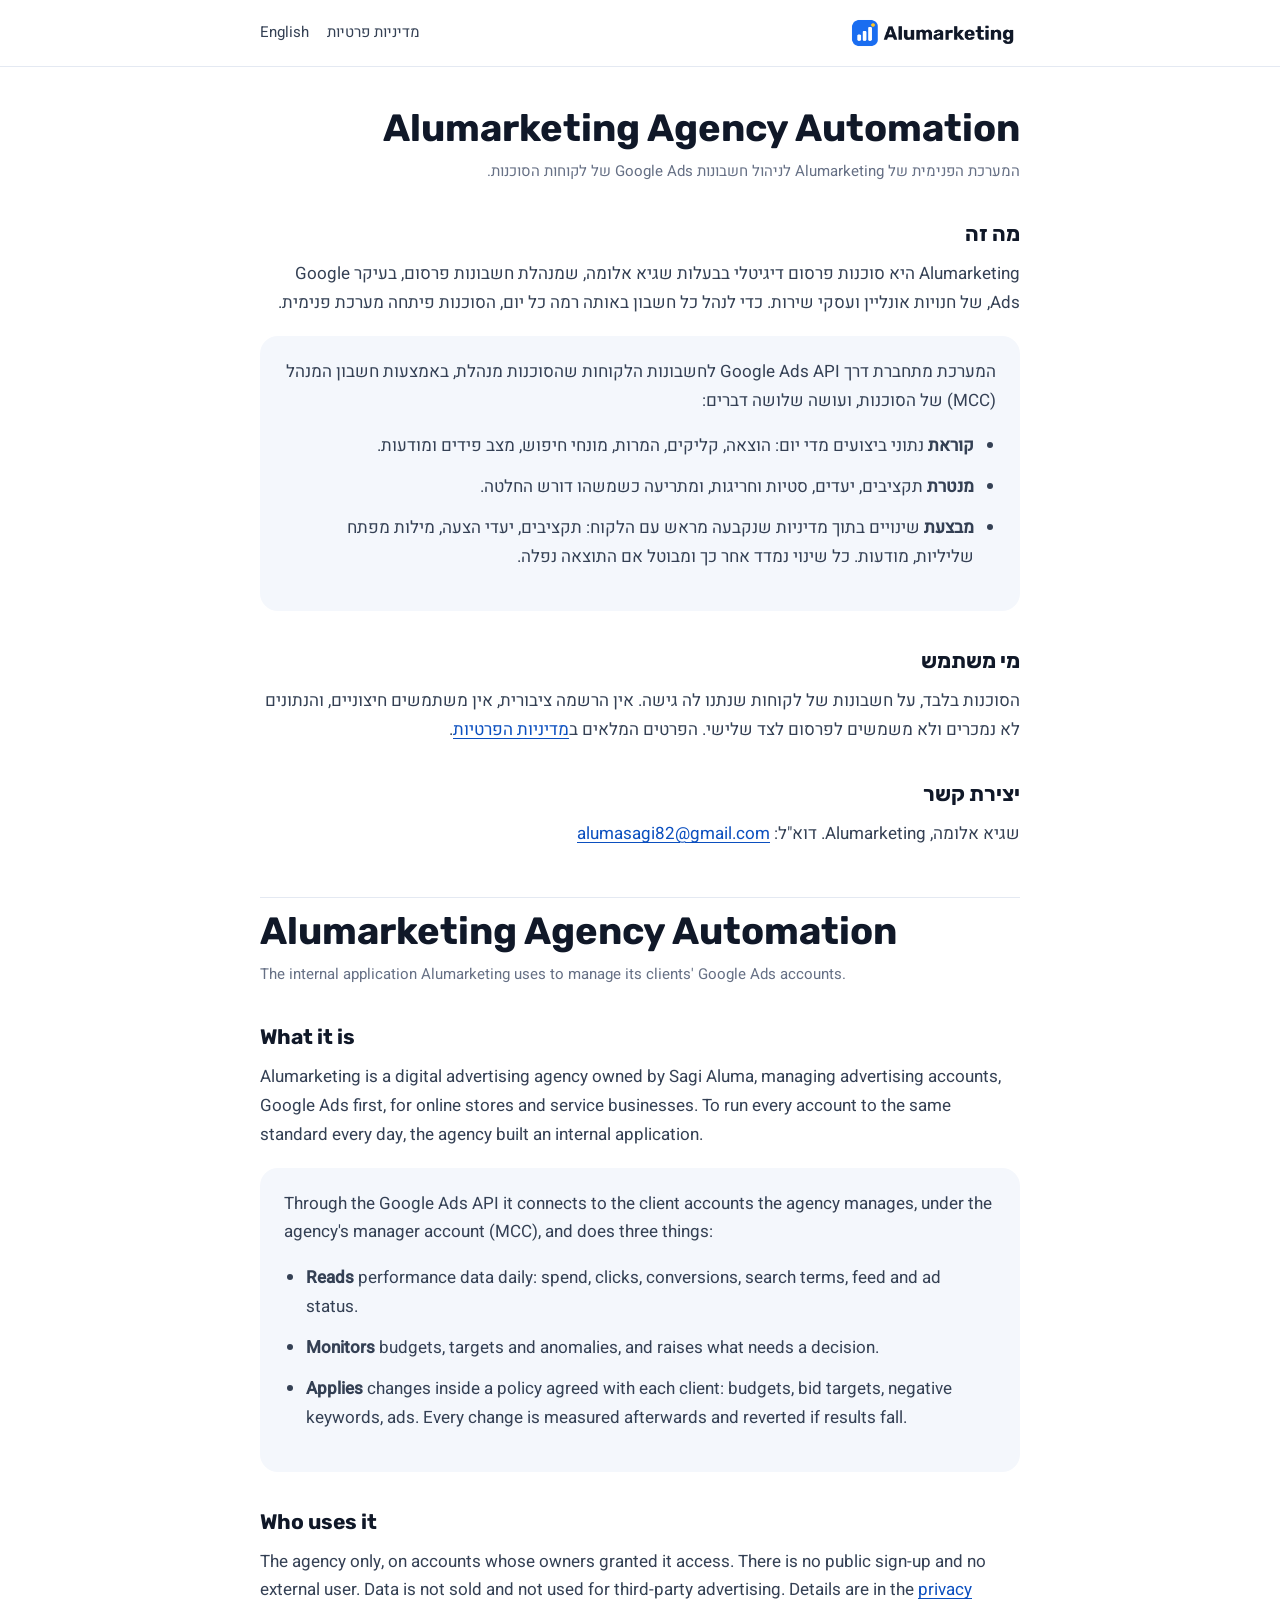
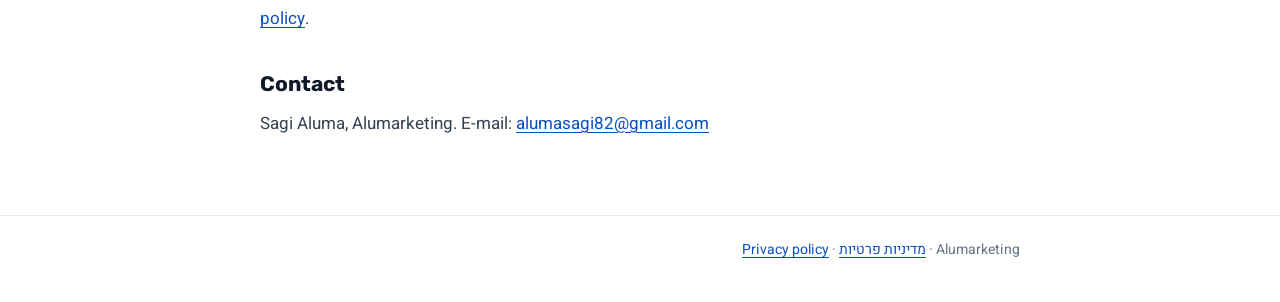
<file: app.html>
<!DOCTYPE html>
<html lang="he" dir="rtl">
<head>
<meta charset="utf-8">
<meta name="viewport" content="width=device-width, initial-scale=1, viewport-fit=cover">
<title>Alumarketing Agency Automation</title>
<meta name="description" content="Alumarketing Agency Automation: the internal application Alumarketing uses to manage its clients' Google Ads accounts. What it connects to, what it does, who uses it, and the privacy policy.">
<link rel="canonical" href="https://alumarketing.co.il/app.html">
<link rel="icon" href="data:image/svg+xml,%3Csvg xmlns='http://www.w3.org/2000/svg' viewBox='0 0 64 64'%3E%3Crect width='64' height='64' rx='16' fill='%231A6DF0'/%3E%3Crect x='13' y='36' width='9' height='15' rx='2.5' fill='white'/%3E%3Crect x='26.5' y='27' width='9' height='24' rx='2.5' fill='white'/%3E%3Crect x='40' y='17' width='9' height='34' rx='2.5' fill='white'/%3E%3Ccircle cx='52' cy='12' r='4.5' fill='%23FFC626'/%3E%3C/svg%3E">
<link rel="stylesheet" href="/fonts/fonts.css">
<script>
  window.GTM_ID = "GTM-KNNFZGHV";
  window.dataLayer = window.dataLayer || [];
  (function (w, d, i) {
    if (!i) return;
    var done = false;
    function load() {
      if (done) return; done = true;
      w.dataLayer.push({ "gtm.start": new Date().getTime(), event: "gtm.js" });
      var j = d.createElement("script"); j.async = true; j.src = "https://www.googletagmanager.com/gtm.js?id=" + i;
      d.head.appendChild(j);
    }
    ["pointerdown", "touchstart", "keydown", "scroll", "mousemove"].forEach(function (e) { w.addEventListener(e, load, { passive: true, once: true }); });
    w.addEventListener("load", function () { setTimeout(load, 3000); });
  })(window, document, window.GTM_ID);
</script>
<style>
  :root { --bg: #fff; --bg-soft: #F4F7FC; --ink: #101828; --ink-2: #344054; --muted: #667085; --line: #E4E9F2; --blue: #1A6DF0; --blue-deep: #0B4FBF;
    --font: "Heebo", "Rubik", "Segoe UI", Arial, sans-serif; --font-head: "Rubik", "Heebo", "Segoe UI", Arial, sans-serif; color-scheme: light; }
  * { box-sizing: border-box; }
  body { margin: 0; background: var(--bg); color: var(--ink); font-family: var(--font); font-size: 17px; line-height: 1.7; -webkit-font-smoothing: antialiased; }
  .wrap { max-width: 800px; margin-inline: auto; padding-inline: 20px; }
  .top { border-bottom: 1px solid var(--line); }
  .top .wrap { display: flex; align-items: center; justify-content: space-between; height: 66px; gap: 16px; }
  .brand { display: inline-flex; align-items: center; gap: 10px; text-decoration: none; font-family: var(--font-head); font-weight: 700; font-size: 20px; color: var(--ink); }
  .brand svg { width: 30px; height: 30px; flex: none; }
  .top nav { display: flex; gap: 18px; }
  .top nav a { color: var(--ink-2); text-decoration: none; font-size: 15px; }
  .top nav a:hover { color: var(--blue); }
  main { padding-block: 40px 64px; }
  h1 { font-family: var(--font-head); font-size: clamp(28px, 4.5vw, 38px); line-height: 1.15; margin: 0 0 8px; }
  h2 { font-family: var(--font-head); font-size: 21px; margin: 32px 0 8px; }
  p, li { margin: 0 0 12px; color: var(--ink-2); }
  ul { padding-inline-start: 22px; }
  .meta { color: var(--muted); font-size: 15px; margin-bottom: 24px; }
  .card { background: var(--bg-soft); border-radius: 18px; padding: 22px 24px; margin: 18px 0; }
  a { color: var(--blue-deep); text-decoration-thickness: 1px; text-underline-offset: 3px; }
  .en { direction: ltr; text-align: left; border-top: 1px solid var(--line); margin-top: 48px; padding-top: 12px; }
  footer { border-top: 1px solid var(--line); padding-block: 22px 40px; color: var(--muted); font-size: 14px; }
  :focus-visible { outline: 3px solid #FFC626; outline-offset: 3px; }
</style>
</head>
<body>
<noscript><iframe src="https://www.googletagmanager.com/ns.html?id=GTM-KNNFZGHV" height="0" width="0" style="display:none;visibility:hidden"></iframe></noscript>
<header class="top">
  <div class="wrap">
    <a class="brand" href="/" aria-label="Alumarketing, דף הבית">
      <img src="/logo/alumarketing-logo-nav.png" alt="Alumarketing" width="600" height="125" style="height:36px;width:auto;display:block">
    </a>
    <nav><a href="/privacy.html">מדיניות פרטיות</a><a href="#en">English</a></nav>
  </div>
</header>

<main class="wrap">
  <h1>Alumarketing Agency Automation</h1>
  <p class="meta">המערכת הפנימית של Alumarketing לניהול חשבונות Google Ads של לקוחות הסוכנות.</p>

  <h2>מה זה</h2>
  <p>Alumarketing היא סוכנות פרסום דיגיטלי בבעלות שגיא אלומה, שמנהלת חשבונות פרסום, בעיקר Google Ads, של חנויות אונליין ועסקי שירות. כדי לנהל כל חשבון באותה רמה כל יום, הסוכנות פיתחה מערכת פנימית.</p>
  <div class="card">
    <p>המערכת מתחברת דרך Google Ads API לחשבונות הלקוחות שהסוכנות מנהלת, באמצעות חשבון המנהל (MCC) של הסוכנות, ועושה שלושה דברים:</p>
    <ul>
      <li><strong>קוראת</strong> נתוני ביצועים מדי יום: הוצאה, קליקים, המרות, מונחי חיפוש, מצב פידים ומודעות.</li>
      <li><strong>מנטרת</strong> תקציבים, יעדים, סטיות וחריגות, ומתריעה כשמשהו דורש החלטה.</li>
      <li><strong>מבצעת</strong> שינויים בתוך מדיניות שנקבעה מראש עם הלקוח: תקציבים, יעדי הצעה, מילות מפתח שליליות, מודעות. כל שינוי נמדד אחר כך ומבוטל אם התוצאה נפלה.</li>
    </ul>
  </div>

  <h2>מי משתמש</h2>
  <p>הסוכנות בלבד, על חשבונות של לקוחות שנתנו לה גישה. אין הרשמה ציבורית, אין משתמשים חיצוניים, והנתונים לא נמכרים ולא משמשים לפרסום לצד שלישי. הפרטים המלאים ב<a href="/privacy.html">מדיניות הפרטיות</a>.</p>

  <h2>יצירת קשר</h2>
  <p>שגיא אלומה, Alumarketing. דוא"ל: <a href="mailto:alumasagi82@gmail.com">alumasagi82@gmail.com</a></p>

  <section class="en" id="en">
    <h1>Alumarketing Agency Automation</h1>
    <p class="meta">The internal application Alumarketing uses to manage its clients' Google Ads accounts.</p>

    <h2>What it is</h2>
    <p>Alumarketing is a digital advertising agency owned by Sagi Aluma, managing advertising accounts, Google Ads first, for online stores and service businesses. To run every account to the same standard every day, the agency built an internal application.</p>
    <div class="card">
      <p>Through the Google Ads API it connects to the client accounts the agency manages, under the agency's manager account (MCC), and does three things:</p>
      <ul>
        <li><strong>Reads</strong> performance data daily: spend, clicks, conversions, search terms, feed and ad status.</li>
        <li><strong>Monitors</strong> budgets, targets and anomalies, and raises what needs a decision.</li>
        <li><strong>Applies</strong> changes inside a policy agreed with each client: budgets, bid targets, negative keywords, ads. Every change is measured afterwards and reverted if results fall.</li>
      </ul>
    </div>

    <h2>Who uses it</h2>
    <p>The agency only, on accounts whose owners granted it access. There is no public sign-up and no external user. Data is not sold and not used for third-party advertising. Details are in the <a href="/privacy.html#en">privacy policy</a>.</p>

    <h2>Contact</h2>
    <p>Sagi Aluma, Alumarketing. E-mail: <a href="mailto:alumasagi82@gmail.com">alumasagi82@gmail.com</a></p>
  </section>
</main>

<footer><div class="wrap">Alumarketing · <a href="/privacy.html">מדיניות פרטיות</a> · <a href="/privacy.html#en">Privacy policy</a></div></footer>
</body>
</html>
</file>
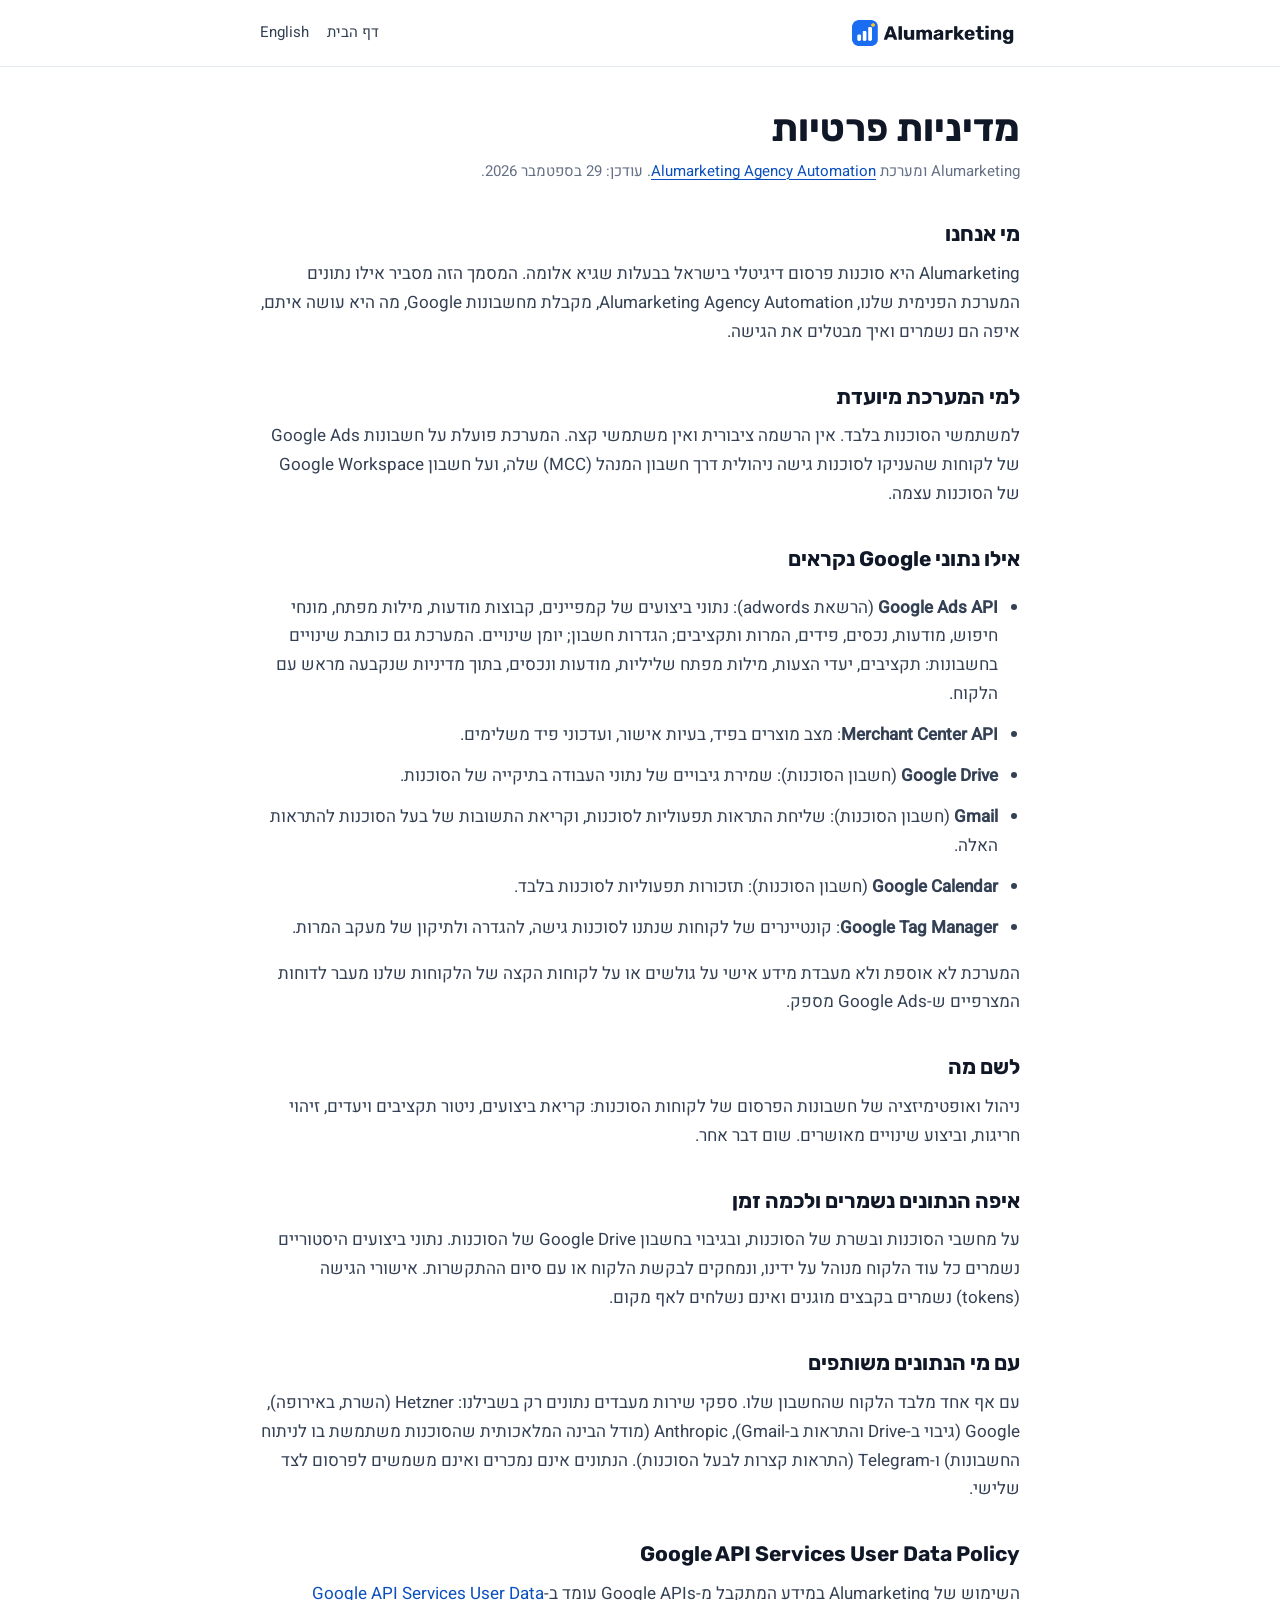
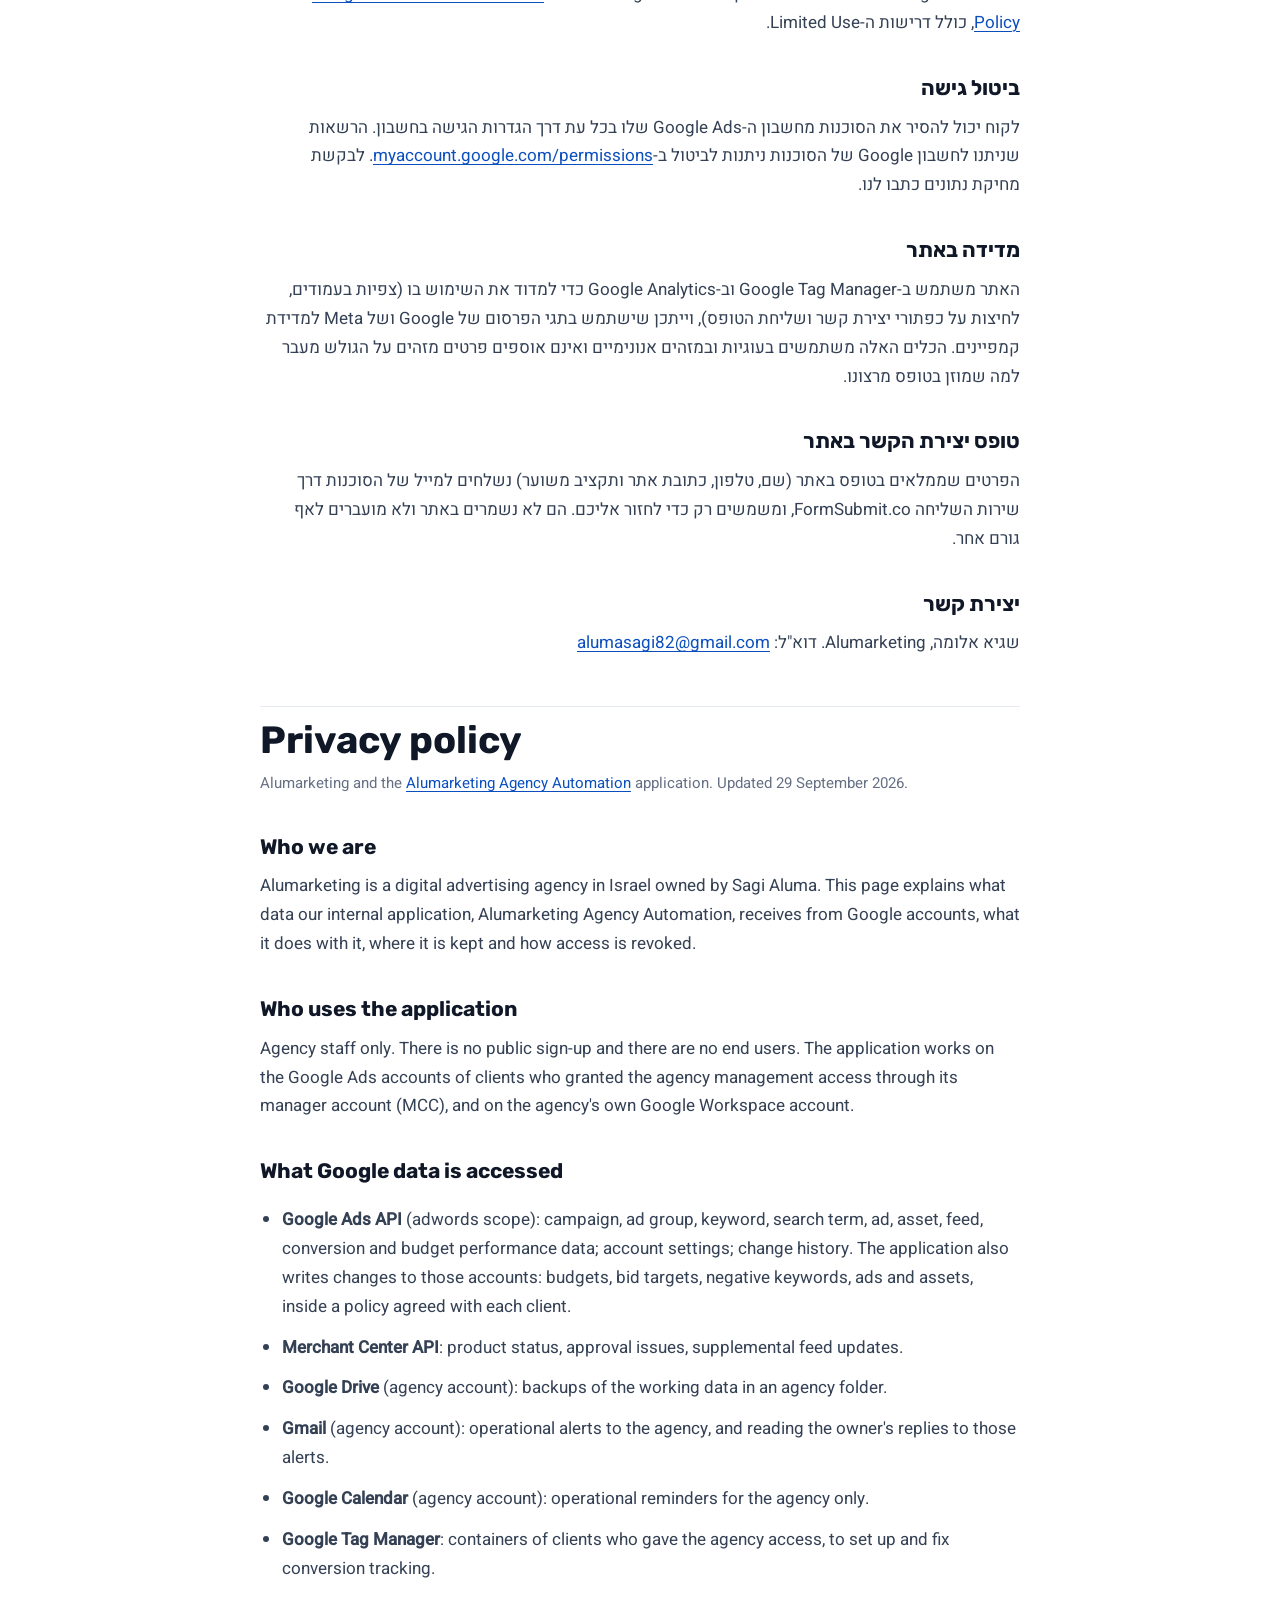
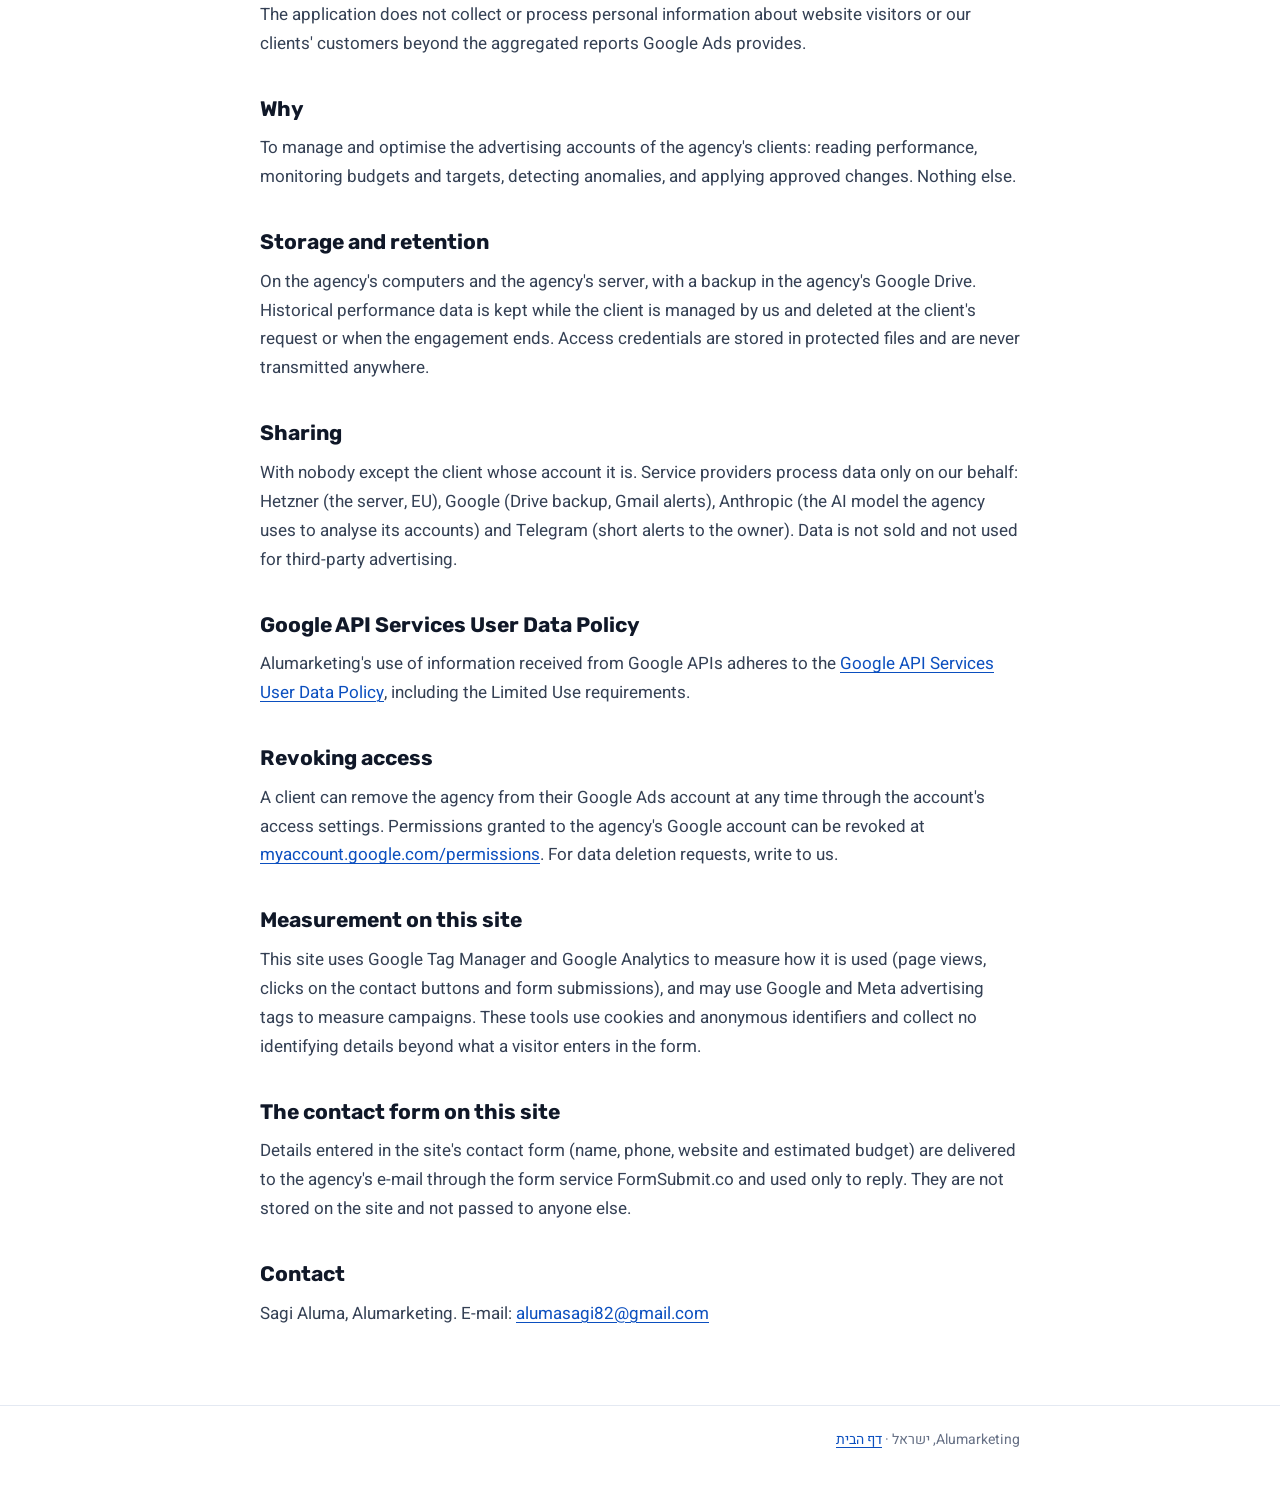
<file: privacy.html>
<!DOCTYPE html>
<html lang="he" dir="rtl">
<head>
<meta charset="utf-8">
<meta name="viewport" content="width=device-width, initial-scale=1, viewport-fit=cover">
<title>מדיניות פרטיות | Alumarketing</title>
<meta name="description" content="מדיניות הפרטיות של Alumarketing ושל מערכת Alumarketing Agency Automation: אילו נתוני Google נקראים, איך הם נשמרים, עם מי הם משותפים ואיך מבטלים גישה.">
<link rel="canonical" href="https://alumarketing.co.il/privacy.html">
<link rel="icon" href="data:image/svg+xml,%3Csvg xmlns='http://www.w3.org/2000/svg' viewBox='0 0 64 64'%3E%3Crect width='64' height='64' rx='16' fill='%231A6DF0'/%3E%3Crect x='13' y='36' width='9' height='15' rx='2.5' fill='white'/%3E%3Crect x='26.5' y='27' width='9' height='24' rx='2.5' fill='white'/%3E%3Crect x='40' y='17' width='9' height='34' rx='2.5' fill='white'/%3E%3Ccircle cx='52' cy='12' r='4.5' fill='%23FFC626'/%3E%3C/svg%3E">
<link rel="stylesheet" href="/fonts/fonts.css">
<script>
  window.GTM_ID = "GTM-KNNFZGHV";
  window.dataLayer = window.dataLayer || [];
  (function (w, d, i) {
    if (!i) return;
    var done = false;
    function load() {
      if (done) return; done = true;
      w.dataLayer.push({ "gtm.start": new Date().getTime(), event: "gtm.js" });
      var j = d.createElement("script"); j.async = true; j.src = "https://www.googletagmanager.com/gtm.js?id=" + i;
      d.head.appendChild(j);
    }
    ["pointerdown", "touchstart", "keydown", "scroll", "mousemove"].forEach(function (e) { w.addEventListener(e, load, { passive: true, once: true }); });
    w.addEventListener("load", function () { setTimeout(load, 3000); });
  })(window, document, window.GTM_ID);
</script>
<style>
  :root { --bg: #fff; --ink: #101828; --ink-2: #344054; --muted: #667085; --line: #E4E9F2; --blue: #1A6DF0; --blue-deep: #0B4FBF;
    --font: "Heebo", "Rubik", "Segoe UI", Arial, sans-serif; --font-head: "Rubik", "Heebo", "Segoe UI", Arial, sans-serif; color-scheme: light; }
  * { box-sizing: border-box; }
  html { scroll-behavior: smooth; }
  body { margin: 0; background: var(--bg); color: var(--ink); font-family: var(--font); font-size: 17px; line-height: 1.7; -webkit-font-smoothing: antialiased; }
  .wrap { max-width: 800px; margin-inline: auto; padding-inline: 20px; }
  .top { border-bottom: 1px solid var(--line); }
  .top .wrap { display: flex; align-items: center; justify-content: space-between; height: 66px; gap: 16px; }
  .brand { display: inline-flex; align-items: center; gap: 10px; text-decoration: none; font-family: var(--font-head); font-weight: 700; font-size: 20px; color: var(--ink); }
  .brand svg { width: 30px; height: 30px; flex: none; }
  .top nav { display: flex; gap: 18px; }
  .top nav a { color: var(--ink-2); text-decoration: none; font-size: 15px; }
  .top nav a:hover { color: var(--blue); }
  main { padding-block: 40px 64px; }
  h1 { font-family: var(--font-head); font-size: clamp(28px, 4.5vw, 38px); line-height: 1.15; margin: 0 0 8px; }
  h2 { font-family: var(--font-head); font-size: 21px; margin: 32px 0 8px; }
  p, li { margin: 0 0 12px; color: var(--ink-2); }
  ul { padding-inline-start: 22px; }
  .meta { color: var(--muted); font-size: 15px; margin-bottom: 24px; }
  a { color: var(--blue-deep); text-decoration-thickness: 1px; text-underline-offset: 3px; }
  .en { direction: ltr; text-align: left; border-top: 1px solid var(--line); margin-top: 48px; padding-top: 12px; }
  footer { border-top: 1px solid var(--line); padding-block: 22px 40px; color: var(--muted); font-size: 14px; }
  :focus-visible { outline: 3px solid #FFC626; outline-offset: 3px; }
</style>
</head>
<body>
<noscript><iframe src="https://www.googletagmanager.com/ns.html?id=GTM-KNNFZGHV" height="0" width="0" style="display:none;visibility:hidden"></iframe></noscript>
<header class="top">
  <div class="wrap">
    <a class="brand" href="/" aria-label="Alumarketing, דף הבית">
      <img src="/logo/alumarketing-logo-nav.png" alt="Alumarketing" width="600" height="125" style="height:36px;width:auto;display:block">
    </a>
    <nav><a href="/">דף הבית</a><a href="#en">English</a></nav>
  </div>
</header>

<main class="wrap">
  <h1>מדיניות פרטיות</h1>
  <p class="meta">Alumarketing ומערכת <a href="/app.html">Alumarketing Agency Automation</a>. עודכן: 29 בספטמבר 2026.</p>

  <h2>מי אנחנו</h2>
  <p>Alumarketing היא סוכנות פרסום דיגיטלי בישראל בבעלות שגיא אלומה. המסמך הזה מסביר אילו נתונים המערכת הפנימית שלנו, Alumarketing Agency Automation, מקבלת מחשבונות Google, מה היא עושה איתם, איפה הם נשמרים ואיך מבטלים את הגישה.</p>

  <h2>למי המערכת מיועדת</h2>
  <p>למשתמשי הסוכנות בלבד. אין הרשמה ציבורית ואין משתמשי קצה. המערכת פועלת על חשבונות Google Ads של לקוחות שהעניקו לסוכנות גישה ניהולית דרך חשבון המנהל (MCC) שלה, ועל חשבון Google Workspace של הסוכנות עצמה.</p>

  <h2>אילו נתוני Google נקראים</h2>
  <ul>
    <li><strong>Google Ads API</strong> (הרשאת adwords): נתוני ביצועים של קמפיינים, קבוצות מודעות, מילות מפתח, מונחי חיפוש, מודעות, נכסים, פידים, המרות ותקציבים; הגדרות חשבון; יומן שינויים. המערכת גם כותבת שינויים בחשבונות: תקציבים, יעדי הצעות, מילות מפתח שליליות, מודעות ונכסים, בתוך מדיניות שנקבעה מראש עם הלקוח.</li>
    <li><strong>Merchant Center API</strong>: מצב מוצרים בפיד, בעיות אישור, ועדכוני פיד משלימים.</li>
    <li><strong>Google Drive</strong> (חשבון הסוכנות): שמירת גיבויים של נתוני העבודה בתיקייה של הסוכנות.</li>
    <li><strong>Gmail</strong> (חשבון הסוכנות): שליחת התראות תפעוליות לסוכנות, וקריאת התשובות של בעל הסוכנות להתראות האלה.</li>
    <li><strong>Google Calendar</strong> (חשבון הסוכנות): תזכורות תפעוליות לסוכנות בלבד.</li>
    <li><strong>Google Tag Manager</strong>: קונטיינרים של לקוחות שנתנו לסוכנות גישה, להגדרה ולתיקון של מעקב המרות.</li>
  </ul>
  <p>המערכת לא אוספת ולא מעבדת מידע אישי על גולשים או על לקוחות הקצה של הלקוחות שלנו מעבר לדוחות המצרפיים ש-Google Ads מספק.</p>

  <h2>לשם מה</h2>
  <p>ניהול ואופטימיזציה של חשבונות הפרסום של לקוחות הסוכנות: קריאת ביצועים, ניטור תקציבים ויעדים, זיהוי חריגות, וביצוע שינויים מאושרים. שום דבר אחר.</p>

  <h2>איפה הנתונים נשמרים ולכמה זמן</h2>
  <p>על מחשבי הסוכנות ובשרת של הסוכנות, ובגיבוי בחשבון Google Drive של הסוכנות. נתוני ביצועים היסטוריים נשמרים כל עוד הלקוח מנוהל על ידינו, ונמחקים לבקשת הלקוח או עם סיום ההתקשרות. אישורי הגישה (tokens) נשמרים בקבצים מוגנים ואינם נשלחים לאף מקום.</p>

  <h2>עם מי הנתונים משותפים</h2>
  <p>עם אף אחד מלבד הלקוח שהחשבון שלו. ספקי שירות מעבדים נתונים רק בשבילנו: Hetzner (השרת, באירופה), Google (גיבוי ב-Drive והתראות ב-Gmail), Anthropic (מודל הבינה המלאכותית שהסוכנות משתמשת בו לניתוח החשבונות) ו-Telegram (התראות קצרות לבעל הסוכנות). הנתונים אינם נמכרים ואינם משמשים לפרסום לצד שלישי.</p>

  <h2>Google API Services User Data Policy</h2>
  <p>השימוש של Alumarketing במידע המתקבל מ-Google APIs עומד ב-<a href="https://developers.google.com/terms/api-services-user-data-policy">Google API Services User Data Policy</a>, כולל דרישות ה-Limited Use.</p>

  <h2>ביטול גישה</h2>
  <p>לקוח יכול להסיר את הסוכנות מחשבון ה-Google Ads שלו בכל עת דרך הגדרות הגישה בחשבון. הרשאות שניתנו לחשבון Google של הסוכנות ניתנות לביטול ב-<a href="https://myaccount.google.com/permissions">myaccount.google.com/permissions</a>. לבקשת מחיקת נתונים כתבו לנו.</p>

  <h2>מדידה באתר</h2>
  <p>האתר משתמש ב-Google Tag Manager וב-Google Analytics כדי למדוד את השימוש בו (צפיות בעמודים, לחיצות על כפתורי יצירת קשר ושליחת הטופס), וייתכן שישתמש בתגי הפרסום של Google ושל Meta למדידת קמפיינים. הכלים האלה משתמשים בעוגיות ובמזהים אנונימיים ואינם אוספים פרטים מזהים על הגולש מעבר למה שמוזן בטופס מרצונו.</p>

  <h2>טופס יצירת הקשר באתר</h2>
  <p>הפרטים שממלאים בטופס באתר (שם, טלפון, כתובת אתר ותקציב משוער) נשלחים למייל של הסוכנות דרך שירות השליחה FormSubmit.co, ומשמשים רק כדי לחזור אליכם. הם לא נשמרים באתר ולא מועברים לאף גורם אחר.</p>

  <h2>יצירת קשר</h2>
  <p>שגיא אלומה, Alumarketing. דוא"ל: <a href="mailto:alumasagi82@gmail.com">alumasagi82@gmail.com</a></p>

  <section class="en" id="en">
    <h1>Privacy policy</h1>
    <p class="meta">Alumarketing and the <a href="/app.html#en">Alumarketing Agency Automation</a> application. Updated 29 September 2026.</p>

    <h2>Who we are</h2>
    <p>Alumarketing is a digital advertising agency in Israel owned by Sagi Aluma. This page explains what data our internal application, Alumarketing Agency Automation, receives from Google accounts, what it does with it, where it is kept and how access is revoked.</p>

    <h2>Who uses the application</h2>
    <p>Agency staff only. There is no public sign-up and there are no end users. The application works on the Google Ads accounts of clients who granted the agency management access through its manager account (MCC), and on the agency's own Google Workspace account.</p>

    <h2>What Google data is accessed</h2>
    <ul>
      <li><strong>Google Ads API</strong> (adwords scope): campaign, ad group, keyword, search term, ad, asset, feed, conversion and budget performance data; account settings; change history. The application also writes changes to those accounts: budgets, bid targets, negative keywords, ads and assets, inside a policy agreed with each client.</li>
      <li><strong>Merchant Center API</strong>: product status, approval issues, supplemental feed updates.</li>
      <li><strong>Google Drive</strong> (agency account): backups of the working data in an agency folder.</li>
      <li><strong>Gmail</strong> (agency account): operational alerts to the agency, and reading the owner's replies to those alerts.</li>
      <li><strong>Google Calendar</strong> (agency account): operational reminders for the agency only.</li>
      <li><strong>Google Tag Manager</strong>: containers of clients who gave the agency access, to set up and fix conversion tracking.</li>
    </ul>
    <p>The application does not collect or process personal information about website visitors or our clients' customers beyond the aggregated reports Google Ads provides.</p>

    <h2>Why</h2>
    <p>To manage and optimise the advertising accounts of the agency's clients: reading performance, monitoring budgets and targets, detecting anomalies, and applying approved changes. Nothing else.</p>

    <h2>Storage and retention</h2>
    <p>On the agency's computers and the agency's server, with a backup in the agency's Google Drive. Historical performance data is kept while the client is managed by us and deleted at the client's request or when the engagement ends. Access credentials are stored in protected files and are never transmitted anywhere.</p>

    <h2>Sharing</h2>
    <p>With nobody except the client whose account it is. Service providers process data only on our behalf: Hetzner (the server, EU), Google (Drive backup, Gmail alerts), Anthropic (the AI model the agency uses to analyse its accounts) and Telegram (short alerts to the owner). Data is not sold and not used for third-party advertising.</p>

    <h2>Google API Services User Data Policy</h2>
    <p>Alumarketing's use of information received from Google APIs adheres to the <a href="https://developers.google.com/terms/api-services-user-data-policy">Google API Services User Data Policy</a>, including the Limited Use requirements.</p>

    <h2>Revoking access</h2>
    <p>A client can remove the agency from their Google Ads account at any time through the account's access settings. Permissions granted to the agency's Google account can be revoked at <a href="https://myaccount.google.com/permissions">myaccount.google.com/permissions</a>. For data deletion requests, write to us.</p>

    <h2>Measurement on this site</h2>
    <p>This site uses Google Tag Manager and Google Analytics to measure how it is used (page views, clicks on the contact buttons and form submissions), and may use Google and Meta advertising tags to measure campaigns. These tools use cookies and anonymous identifiers and collect no identifying details beyond what a visitor enters in the form.</p>

    <h2>The contact form on this site</h2>
    <p>Details entered in the site's contact form (name, phone, website and estimated budget) are delivered to the agency's e-mail through the form service FormSubmit.co and used only to reply. They are not stored on the site and not passed to anyone else.</p>

    <h2>Contact</h2>
    <p>Sagi Aluma, Alumarketing. E-mail: <a href="mailto:alumasagi82@gmail.com">alumasagi82@gmail.com</a></p>
  </section>
</main>

<footer><div class="wrap">Alumarketing, ישראל · <a href="/">דף הבית</a></div></footer>
</body>
</html>
</file>
<file: fonts/fonts.css>
@font-face{font-family:'Rubik';font-style:normal;font-weight:700 800;font-display:swap;src:url(/fonts/rubik-hebrew.woff2) format('woff2');unicode-range:U+0307-0308, U+0590-05FF, U+200C-2010, U+20AA, U+25CC, U+FB1D-FB4F}
@font-face{font-family:'Rubik';font-style:normal;font-weight:700 800;font-display:swap;src:url(/fonts/rubik-latin.woff2) format('woff2');unicode-range:U+0000-00FF, U+0131, U+0152-0153, U+02BB-02BC, U+02C6, U+02DA, U+02DC, U+0304, U+0308, U+0329, U+2000-206F, U+20AC, U+2122, U+2191, U+2193, U+2212, U+2215, U+FEFF, U+FFFD}
@font-face{font-family:'Heebo';font-style:normal;font-weight:400 500;font-display:swap;src:url(/fonts/heebo-hebrew.woff2) format('woff2');unicode-range:U+0307-0308, U+0590-05FF, U+200C-2010, U+20AA, U+25CC, U+FB1D-FB4F}
@font-face{font-family:'Heebo';font-style:normal;font-weight:400 500;font-display:swap;src:url(/fonts/heebo-latin.woff2) format('woff2');unicode-range:U+0000-00FF, U+0131, U+0152-0153, U+02BB-02BC, U+02C6, U+02DA, U+02DC, U+0304, U+0308, U+0329, U+2000-206F, U+20AC, U+2122, U+2191, U+2193, U+2212, U+2215, U+FEFF, U+FFFD}
</file>
